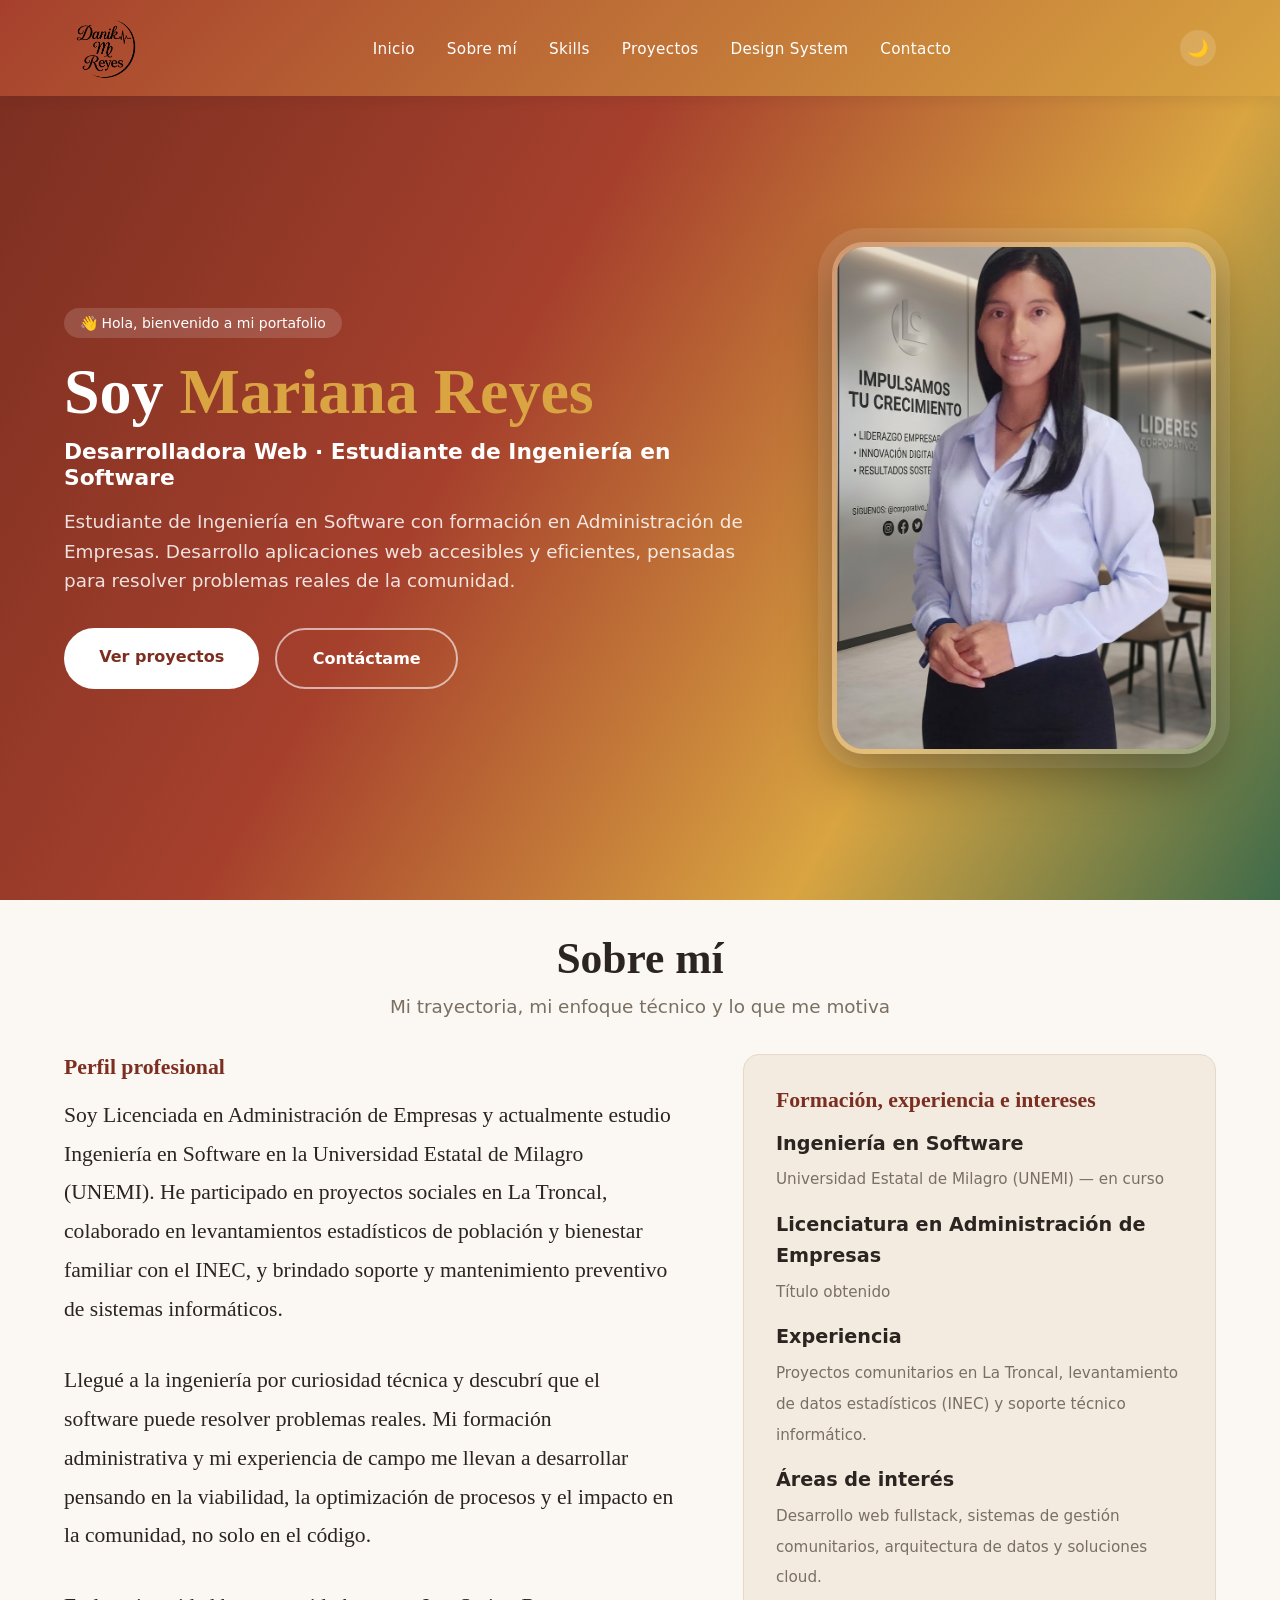
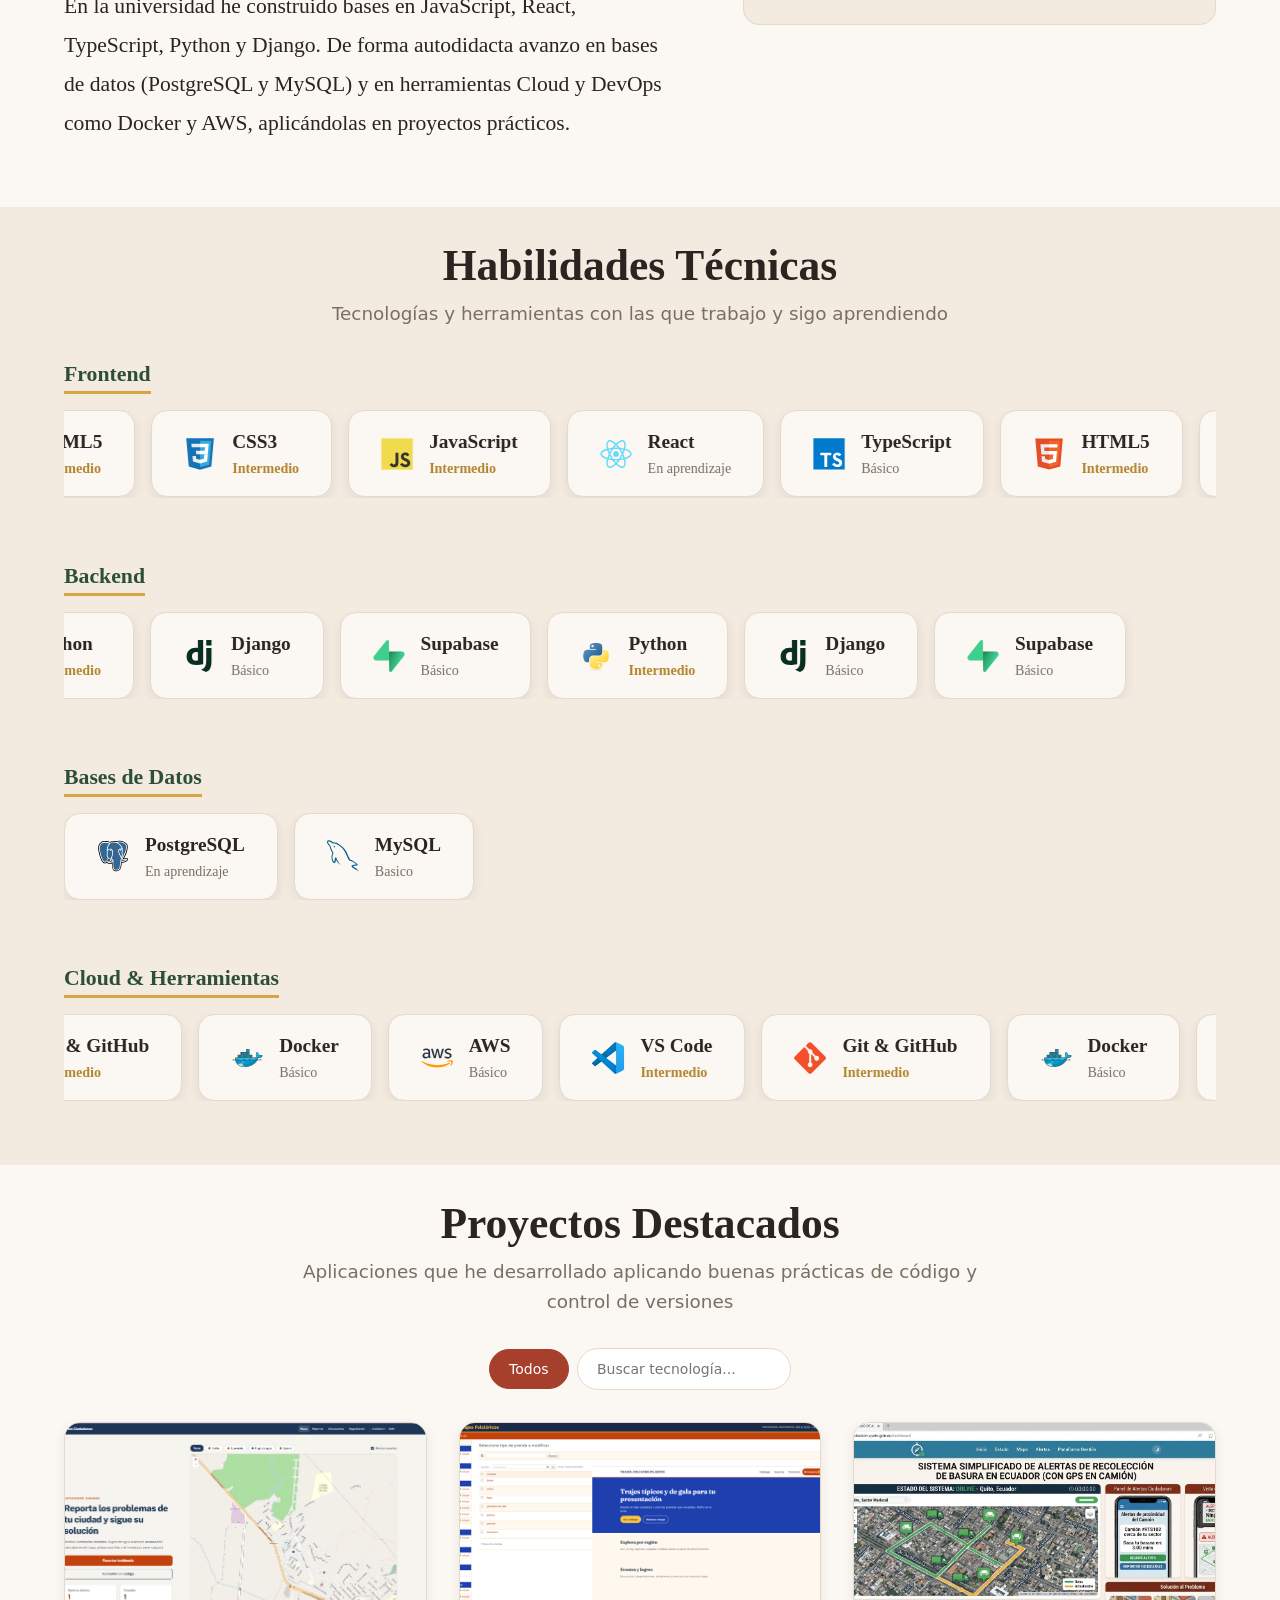
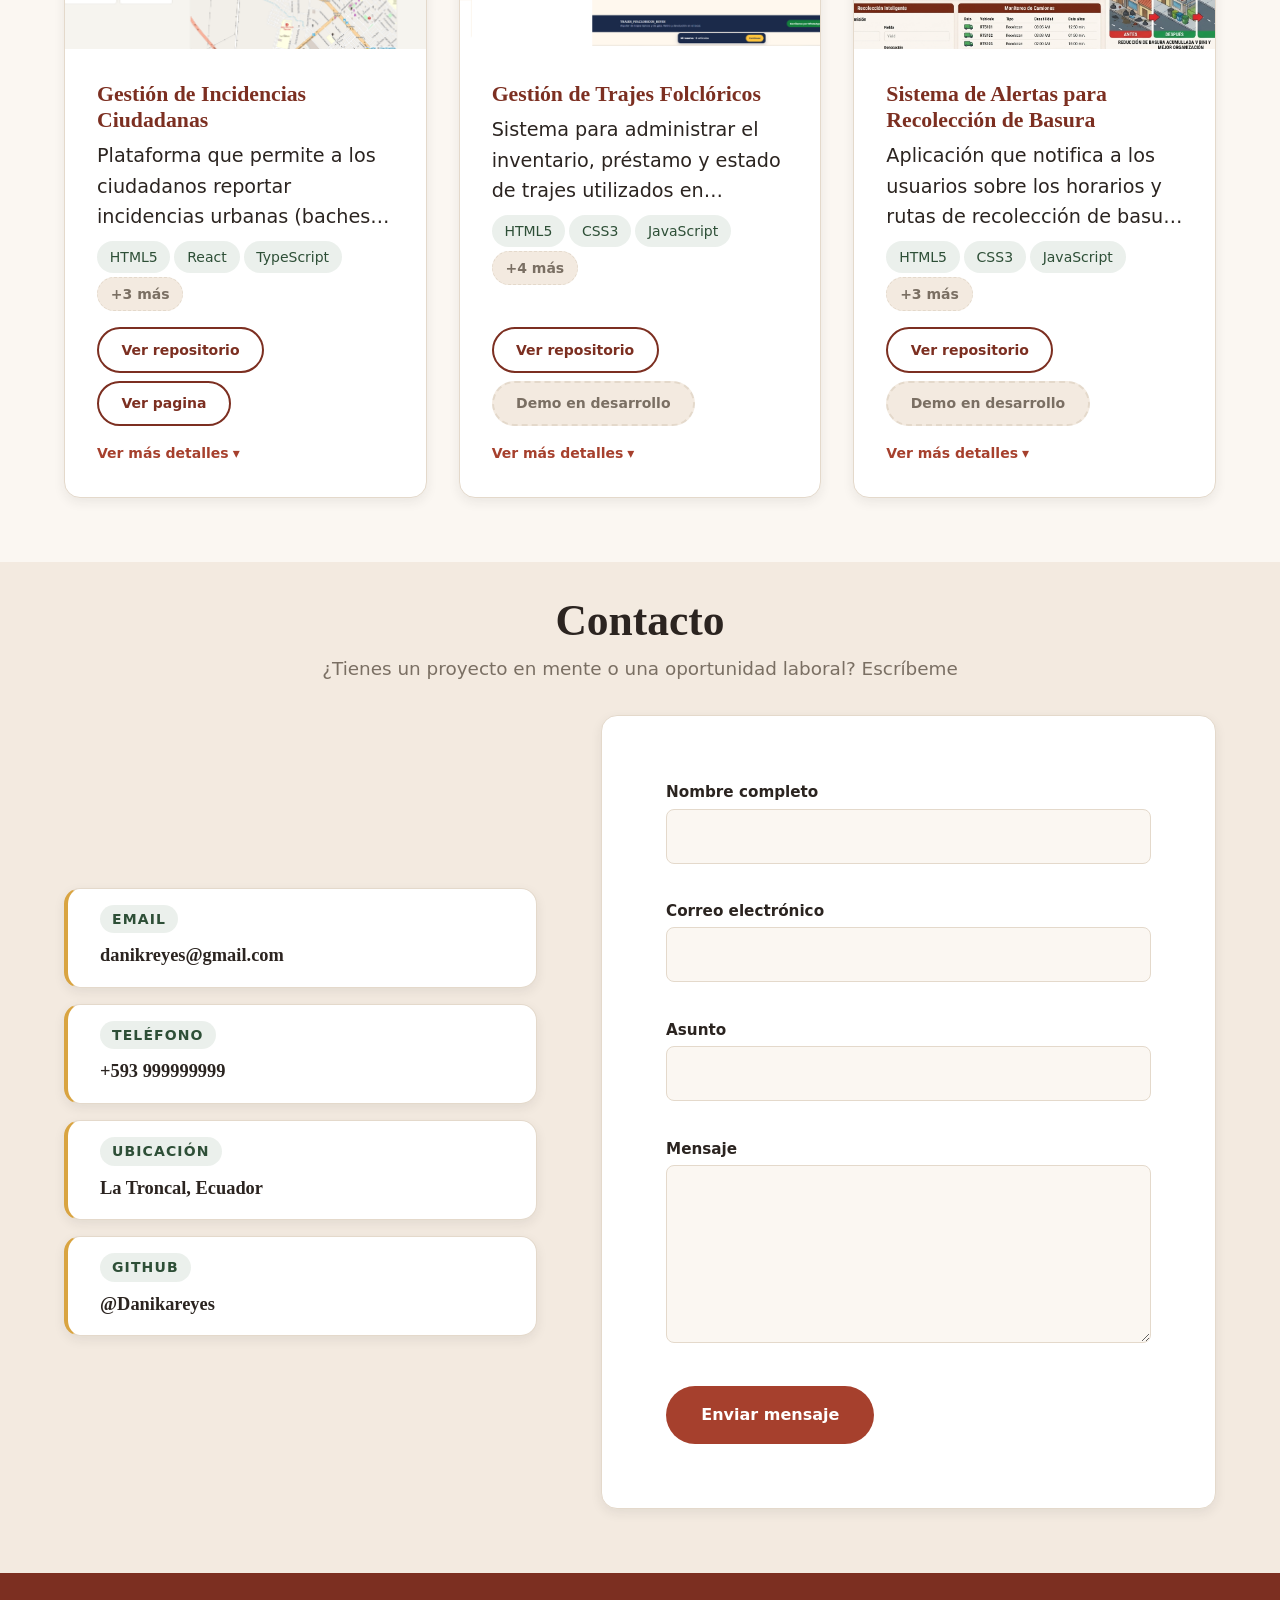
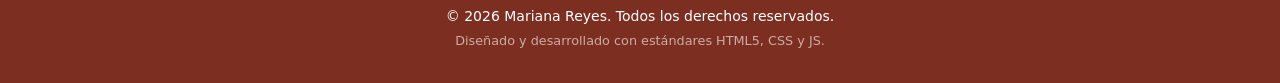
<file: index.html>
<!DOCTYPE html>
<html lang="es">
<head>
  <meta charset="UTF-8">
  <meta name="viewport" content="width=device-width, initial-scale=1.0">
  <meta name="description" content="Portafolio de Mariana Reyes, estudiante de Ingeniería en Software y Licenciada en Administración de Empresas. Proyectos, habilidades y contacto.">
  <meta name="author" content="Mariana Reyes">

  <title>Mariana Reyes — Portafolio Web Profesional</title>

  <link rel="icon" type="image/png" href="assets/img/favicon.png">

  <!-- Hojas de estilo en orden de cascada -->
  <link rel="stylesheet" href="assets/css/styles.css">
  <link rel="stylesheet" href="assets/css/design-system.css">
  <link rel="stylesheet" href="assets/css/responsive.css">

  <!-- JavaScript (defer: se ejecuta cuando el HTML ya está listo) -->
  <script src="assets/js/main.js" defer></script>
</head>
<body>

  <!-- ==================== CABECERA ==================== -->
  <header class="site-header">
    <div class="container header-inner">
      <a href="#inicio" class="logo">
        <img src="assets/img/logord.png" alt="Logo de Mariana Reyes" width="80" height="80">
      </a>

      <nav class="main-nav" id="nav-menu" aria-label="Navegación principal">
        <ul>
          <li><a href="#inicio">Inicio</a></li>
          <li><a href="#sobre-mi">Sobre mí</a></li>
          <li><a href="#skills">Skills</a></li>
          <li><a href="#proyectos">Proyectos</a></li>
          <li><a href="design-system.html">Design System</a></li>
          <li><a href="#contacto">Contacto</a></li>
        </ul>
      </nav>

      <div class="header-actions">
        <button id="themeToggle" class="theme-toggle" aria-label="Cambiar tema claro u oscuro">
          <span class="theme-icon">🌙</span>
        </button>

        <button class="nav-toggle" id="navToggle" aria-label="Abrir menú de navegación" aria-expanded="false" aria-controls="nav-menu">
          <span class="bar"></span>
          <span class="bar"></span>
          <span class="bar"></span>
        </button>
      </div>
    </div>
  </header>


  <main>

    <section id="inicio" class="hero-section">
      <div class="container hero-container">
        <div class="hero-content">
          <span class="badge-subtitle">👋 Hola, bienvenido a mi portafolio</span>
          <h1 class="hero-title">
            Soy <span class="highlight">Mariana Reyes</span>
          </h1>
          <h2 class="hero-role">Desarrolladora Web · Estudiante de Ingeniería en Software</h2>
          <p class="hero-description">
            Estudiante de Ingeniería en Software con formación en Administración de Empresas.
            Desarrollo aplicaciones web accesibles y eficientes, pensadas para resolver
            problemas reales de la comunidad.
          </p>

          <div class="hero-buttons">
            <a href="#proyectos" class="btn btn-primary">Ver proyectos</a>
            <a href="#contacto" class="btn btn-secondary">Contáctame</a>
          </div>
        </div>

        <div class="hero-image-wrapper">
          <img class="profile-img" src="assets/img/profile.jpg" alt="Fotografía profesional de Mariana Reyes" width="480" height="640" loading="eager">
        </div>
      </div>
    </section>

    <section id="sobre-mi" class="section about-section">
      <div class="container">
        <header class="section-header">
          <h2 class="section-title">Sobre mí</h2>
          <p class="section-subtitle">Mi trayectoria, mi enfoque técnico y lo que me motiva</p>
        </header>

        <div class="about-grid">
          <article class="about-bio">
            <h3>Perfil profesional</h3>
            <p>
              Soy Licenciada en Administración de Empresas y actualmente estudio Ingeniería en
              Software en la Universidad Estatal de Milagro (UNEMI). He participado en proyectos
              sociales en La Troncal, colaborado en levantamientos estadísticos de población y
              bienestar familiar con el INEC, y brindado soporte y mantenimiento preventivo de
              sistemas informáticos.
            </p>
            <p>
              Llegué a la ingeniería por curiosidad técnica y descubrí que el software puede
              resolver problemas reales. Mi formación administrativa y mi experiencia de campo
              me llevan a desarrollar pensando en la viabilidad, la optimización de procesos y el
              impacto en la comunidad, no solo en el código.
            </p>
            <p>
              En la universidad he construido bases en JavaScript, React, TypeScript, Python y
              Django. De forma autodidacta avanzo en bases de datos (PostgreSQL y MySQL) y en
              herramientas Cloud y DevOps como Docker y AWS, aplicándolas en proyectos prácticos.
            </p>
          </article>

          <div class="about-education">
            <h3>Formación, experiencia e intereses</h3>
            <ul class="education-list">
              <li class="education-item">
                <strong>Ingeniería en Software</strong>
                <span>Universidad Estatal de Milagro (UNEMI) — en curso</span>
              </li>
              <li class="education-item">
                <strong>Licenciatura en Administración de Empresas</strong>
                <span>Título obtenido</span>
              </li>
              <li class="education-item">
                <strong>Experiencia</strong>
                <span>Proyectos comunitarios en La Troncal, levantamiento de datos estadísticos (INEC) y soporte técnico informático.</span>
              </li>
              <li class="education-item">
                <strong>Áreas de interés</strong>
                <span>Desarrollo web fullstack, sistemas de gestión comunitarios, arquitectura de datos y soluciones cloud.</span>
              </li>
            </ul>
          </div>
        </div>
      </div>
    </section>

    <section id="skills" class="section skills-section">
      <div class="container">
        <header class="section-header">
          <h2 class="section-title">Habilidades Técnicas</h2>
          <p class="section-subtitle">Tecnologías y herramientas con las que trabajo y sigo aprendiendo</p>
        </header>

        <div class="skills-grid">

          <div class="skills-category">
            <h3 class="category-title">Frontend</h3>
            <div class="marquee-wrapper">
              <ul class="skills-cards">
                <li class="skill-card" data-level="intermedio">
                  <img src="assets/img/icons/html5.svg" alt="" class="skill-icon" width="32" height="32">
                  <div class="skill-info">
                    <p class="skill-name">HTML5</p>
                    <span class="skill-level">Intermedio</span>
                  </div>
                </li>
                <li class="skill-card" data-level="intermedio">
                  <img src="assets/img/icons/css3.svg" alt="" class="skill-icon" width="32" height="32">
                  <div class="skill-info">
                    <p class="skill-name">CSS3</p>
                    <span class="skill-level">Intermedio</span>
                  </div>
                </li>
                <li class="skill-card" data-level="intermedio">
                  <img src="assets/img/icons/javascript.svg" alt="" class="skill-icon" width="32" height="32">
                  <div class="skill-info">
                    <p class="skill-name">JavaScript</p>
                    <span class="skill-level">Intermedio</span>
                  </div>
                </li>
                <li class="skill-card" data-level="aprendizaje">
                  <img src="assets/img/icons/react.svg" alt="" class="skill-icon" width="32" height="32">
                  <div class="skill-info">
                    <p class="skill-name">React</p>
                    <span class="skill-level">En aprendizaje</span>
                  </div>
                </li>
                <li class="skill-card" data-level="basico">
                  <img src="assets/img/icons/typescript.svg" alt="" class="skill-icon" width="32" height="32">
                  <div class="skill-info">
                    <p class="skill-name">TypeScript</p>
                    <span class="skill-level">Básico</span>
                  </div>
                </li>
              </ul>
            </div>
          </div>

          <div class="skills-category">
            <h3 class="category-title">Backend</h3>
            <div class="marquee-wrapper">
              <ul class="skills-cards">
                <li class="skill-card" data-level="intermedio">
                  <img src="assets/img/icons/python.svg" alt="" class="skill-icon" width="32" height="32">
                  <div class="skill-info">
                    <p class="skill-name">Python</p>
                    <span class="skill-level">Intermedio</span>
                  </div>
                </li>
                <li class="skill-card" data-level="basico">
                  <img src="assets/img/icons/django.svg" alt="" class="skill-icon" width="32" height="32">
                  <div class="skill-info">
                    <p class="skill-name">Django</p>
                    <span class="skill-level">Básico</span>
                  </div>
                </li>
                <li class="skill-card" data-level="basico">
                  <img src="assets/img/icons/supabase.svg" alt="" class="skill-icon" width="32" height="32">
                  <div class="skill-info">
                    <p class="skill-name">Supabase</p>
                    <span class="skill-level">Básico</span>
                  </div>
                </li>
              </ul>
            </div>
          </div>

          <div class="skills-category">
            <h3 class="category-title">Bases de Datos</h3>
            <div class="marquee-wrapper">
              <ul class="skills-cards">
                <li class="skill-card" data-level="aprendizaje">
                  <img src="assets/img/icons/postgresql.svg" alt="" class="skill-icon" width="32" height="32">
                  <div class="skill-info">
                    <p class="skill-name">PostgreSQL</p>
                    <span class="skill-level">En aprendizaje</span>
                  </div>
                </li>
                <li class="skill-card" data-level="basico">
                  <img src="assets/img/icons/mysql.svg" alt="" class="skill-icon" width="32" height="32">
                  <div class="skill-info">
                    <p class="skill-name">MySQL</p>
                    <span class="skill-level">Basico</span>
                  </div>
                </li>
              </ul>
            </div>
          </div>

          <div class="skills-category">
            <h3 class="category-title">Cloud &amp; Herramientas</h3>
            <div class="marquee-wrapper">
              <ul class="skills-cards">
                <li class="skill-card" data-level="intermedio">
                  <img src="assets/img/icons/git.svg" alt="" class="skill-icon" width="32" height="32">
                  <div class="skill-info">
                    <p class="skill-name">Git &amp; GitHub</p>
                    <span class="skill-level">Intermedio</span>
                  </div>
                </li>
                <li class="skill-card" data-level="basico">
                  <img src="assets/img/icons/docker.svg" alt="" class="skill-icon" width="32" height="32">
                  <div class="skill-info">
                    <p class="skill-name">Docker</p>
                    <span class="skill-level">Básico</span>
                  </div>
                </li>
                <li class="skill-card" data-level="basico">
                  <img src="assets/img/icons/aws.svg" alt="" class="skill-icon" width="32" height="32">
                  <div class="skill-info">
                    <p class="skill-name">AWS</p>
                    <span class="skill-level">Básico</span>
                  </div>
                </li>
                <li class="skill-card" data-level="intermedio">
                  <img src="assets/img/icons/vscode.svg" alt="" class="skill-icon" width="32" height="32">
                  <div class="skill-info">
                    <p class="skill-name">VS Code</p>
                    <span class="skill-level">Intermedio</span>
                  </div>
                </li>
              </ul>
            </div>
          </div>

        </div>
      </div>
    </section>

    <section id="proyectos" class="section projects-section">
      <div class="container">
        <header class="section-header">
          <h2 class="section-title">Proyectos Destacados</h2>
          <p class="section-subtitle">Aplicaciones que he desarrollado aplicando buenas prácticas de código y control de versiones</p>
        </header>

        <div class="project-filters">
          <button class="filter-btn is-active" data-filter="Todos">Todos</button>

          <div class="tech-search" id="techSearch">
            <input type="text" id="techSearchInput" class="tech-search-input"
              placeholder="Buscar tecnología..." autocomplete="off"
              aria-label="Buscar proyectos por tecnología"
              role="combobox" aria-expanded="false" aria-controls="techSearchList">
            <ul class="tech-search-list" id="techSearchList" role="listbox" hidden></ul>
          </div>
        </div>

        <div class="projects-grid">

          <article class="project-card">
            <div class="project-image">
              <img src="assets/img/projects/incidencias-ciudadanas.png"
                alt="Captura de pantalla del sistema de Gestión de Incidencias Ciudadanas"
                loading="lazy" width="400" height="250">
            </div>

            <div class="project-content">
              <h3 class="project-title">Gestión de Incidencias Ciudadanas</h3>

              <p class="project-description is-clamped">
                Plataforma que permite a los ciudadanos reportar incidencias
                urbanas (baches, alumbrado, entre otros) y dar seguimiento a
                su estado de resolución.
              </p>

              <ul class="project-tech-list" data-limit="3">
                <li class="tech-tag">HTML5</li>
                <li class="tech-tag">React</li>
                <li class="tech-tag">TypeScript</li>
                <li class="tech-tag">Django</li>
                <li class="tech-tag">PostgreSQL</li>
                <li class="tech-tag">Supabase</li>
              </ul>

              <div class="project-links">
                <a href="https://github.com/Danikareyes/gestion-incidencias-ciudadanas"
                  class="btn btn-secondary" target="_blank" rel="noopener noreferrer">
                  Ver repositorio
                </a>
                <a href="https://danikareyes.github.io/gestion-incidencias-ciudadanas/"
                  class="btn btn-secondary" target="_blank" rel="noopener noreferrer">
                  Ver pagina
                </a>
              </div>

              <button class="project-toggle" aria-expanded="false">
                <span class="toggle-label">Ver más detalles</span>
                <span class="toggle-icon" aria-hidden="true">▾</span>
              </button>

              <div class="project-details">
                <p class="project-problem">
                  <strong>Problema que resuelve:</strong> la falta de un canal
                  centralizado y transparente para reportar y monitorear
                  problemas urbanos ante las autoridades competentes.
                </p>
              </div>
            </div>
          </article>

          <article class="project-card">
            <div class="project-image">
              <img src="assets/img/projects/trajes-folcloricos.png"
                alt="Captura de pantalla del sistema de Gestión de Trajes Folclóricos"
                loading="lazy" width="400" height="250">
            </div>

            <div class="project-content">
              <h3 class="project-title">Gestión de Trajes Folclóricos</h3>

              <p class="project-description is-clamped">
                Sistema para administrar el inventario, préstamo y estado de trajes
                utilizados en presentaciones de danza folclórica, facilitando su
                control y disponibilidad.
              </p>

              <ul class="project-tech-list" data-limit="3">
                <li class="tech-tag">HTML5</li>
                <li class="tech-tag">CSS3</li>
                <li class="tech-tag">JavaScript</li>
                <li class="tech-tag">Python</li>
                <li class="tech-tag">PostgreSQL</li>
                <li class="tech-tag">Django</li>
                <li class="tech-tag">PyCharm</li>
              </ul>

              <div class="project-links">
                <a href="https://github.com/Danikareyes/gestion-trajes-folcloricos"
                  class="btn btn-secondary" target="_blank" rel="noopener noreferrer">
                  Ver repositorio
                </a>
                <span class="btn btn-disabled" aria-disabled="true">Demo en desarrollo</span>
              </div>

              <button class="project-toggle" aria-expanded="false">
                <span class="toggle-label">Ver más detalles</span>
                <span class="toggle-icon" aria-hidden="true">▾</span>
              </button>

              <div class="project-details">
                <p class="project-problem">
                  <strong>Problema que resuelve:</strong> el control manual de trajes
                  dificulta saber su disponibilidad, ubicación y estado de
                  mantenimiento antes de cada presentación.
                </p>
              </div>
            </div>
          </article>
          <article class="project-card">
            <div class="project-image">
              <img src="assets/img/projects/alertas-basura.jpg"
                alt="Captura de pantalla del sistema de Alertas de Recolección de Basura"
                loading="lazy" width="400" height="250">
            </div>

            <div class="project-content">
              <h3 class="project-title">Sistema de Alertas para Recolección de Basura</h3>

              <p class="project-description is-clamped">
                Aplicación que notifica a los usuarios sobre los horarios y rutas de
                recolección de basura en su sector, permitiendo mejor organización
                y reducción de residuos acumulados en la vía pública.
              </p>

              <ul class="project-tech-list" data-limit="3">
                <li class="tech-tag">HTML5</li>
                <li class="tech-tag">CSS3</li>
                <li class="tech-tag">JavaScript</li>
                <li class="tech-tag">Django</li>
                <li class="tech-tag">AWS</li>
                <li class="tech-tag">VS Code</li>
              </ul>

              <div class="project-links">
                <a href="https://github.com/Danikareyes/alertas-recoleccion-basura"
                  class="btn btn-secondary" target="_blank" rel="noopener noreferrer">
                  Ver repositorio
                </a>
                <span class="btn btn-disabled" aria-disabled="true">Demo en desarrollo</span>
              </div>

              <button class="project-toggle" aria-expanded="false">
                <span class="toggle-label">Ver más detalles</span>
                <span class="toggle-icon" aria-hidden="true">▾</span>
              </button>

              <div class="project-details">
                <p class="project-problem">
                  <strong>Problema que resuelve:</strong> la falta de información
                  clara sobre horarios de recolección genera acumulación de basura
                  y afecta la limpieza urbana.
                </p>
              </div>
            </div>
          </article>          

        </div>
      </div>
    </section>

    <section id="contacto" class="section contact-section">
      <div class="container">
        <header class="section-header">
          <h2 class="section-title">Contacto</h2>
          <p class="section-subtitle">¿Tienes un proyecto en mente o una oportunidad laboral? Escríbeme</p>
        </header>

        <div class="contact-grid">

          <address class="contact-info">
            <ul class="contact-list">
              <li class="contact-item">
                <span class="contact-label">Email</span>
                <a class="contact-value" href="mailto:danikreyes@gmail.com">danikreyes@gmail.com</a>
              </li>
              <li class="contact-item">
                <span class="contact-label">Teléfono</span>
                <a class="contact-value" href="tel:+593999999999">+593 999999999</a>
              </li>
              <li class="contact-item">
                <span class="contact-label">Ubicación</span>
                <span class="contact-value">La Troncal, Ecuador</span>
              </li>
              <li class="contact-item">
                <span class="contact-label">GitHub</span>
                <a class="contact-value" href="https://github.com/Danikareyes" target="_blank" rel="noopener noreferrer">@Danikareyes</a>
              </li>
            </ul>
          </address>

          <form class="contact-form" id="contactForm" novalidate>
            <div class="form-group">
              <label for="name">Nombre completo</label>
              <input type="text" id="name" name="name" required minlength="2" autocomplete="name">
              <span class="form-error" id="nameError" aria-live="polite"></span>
            </div>

            <div class="form-group">
              <label for="email">Correo electrónico</label>
              <input type="email" id="email" name="email" required autocomplete="email">
              <span class="form-error" id="emailError" aria-live="polite"></span>
            </div>

            <div class="form-group">
              <label for="subject">Asunto</label>
              <input type="text" id="subject" name="subject" required minlength="3">
              <span class="form-error" id="subjectError" aria-live="polite"></span>
            </div>

            <div class="form-group">
              <label for="message">Mensaje</label>
              <textarea id="message" name="message" rows="5" required minlength="10"></textarea>
              <span class="form-error" id="messageError" aria-live="polite"></span>
            </div>

            <button type="submit" class="btn btn-primary">Enviar mensaje</button>

            <p class="form-status" id="formStatus" role="status"></p>
          </form>

        </div>
      </div>
    </section>

  </main>

  <footer class="site-footer">
    <div class="container footer-inner">
      <p>&copy; 2026 Mariana Reyes. Todos los derechos reservados.</p>
      <p class="footer-credit">Diseñado y desarrollado con estándares HTML5, CSS y JS.</p>
    </div>
  </footer>

  <a href="#inicio" class="back-to-top" id="backToTop" aria-label="Volver al inicio">↑</a>

</body>
</html>
</file>
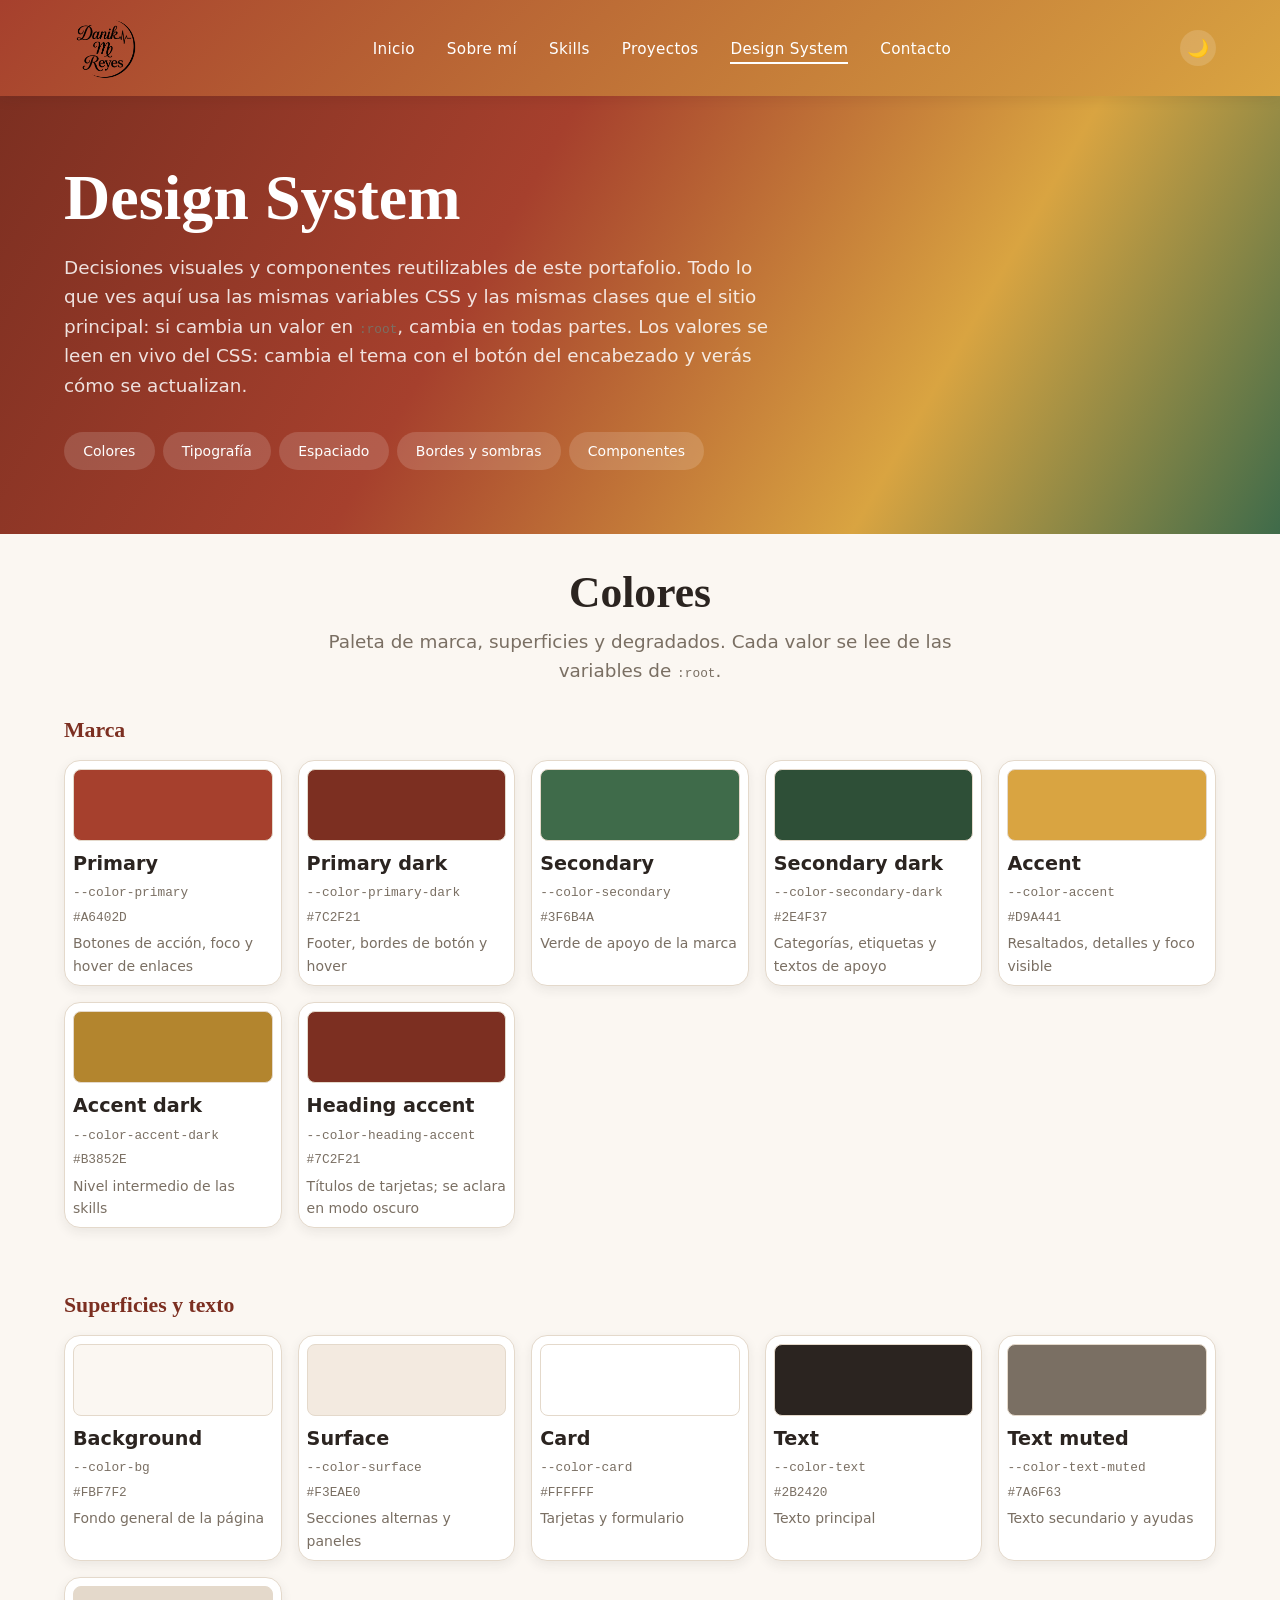
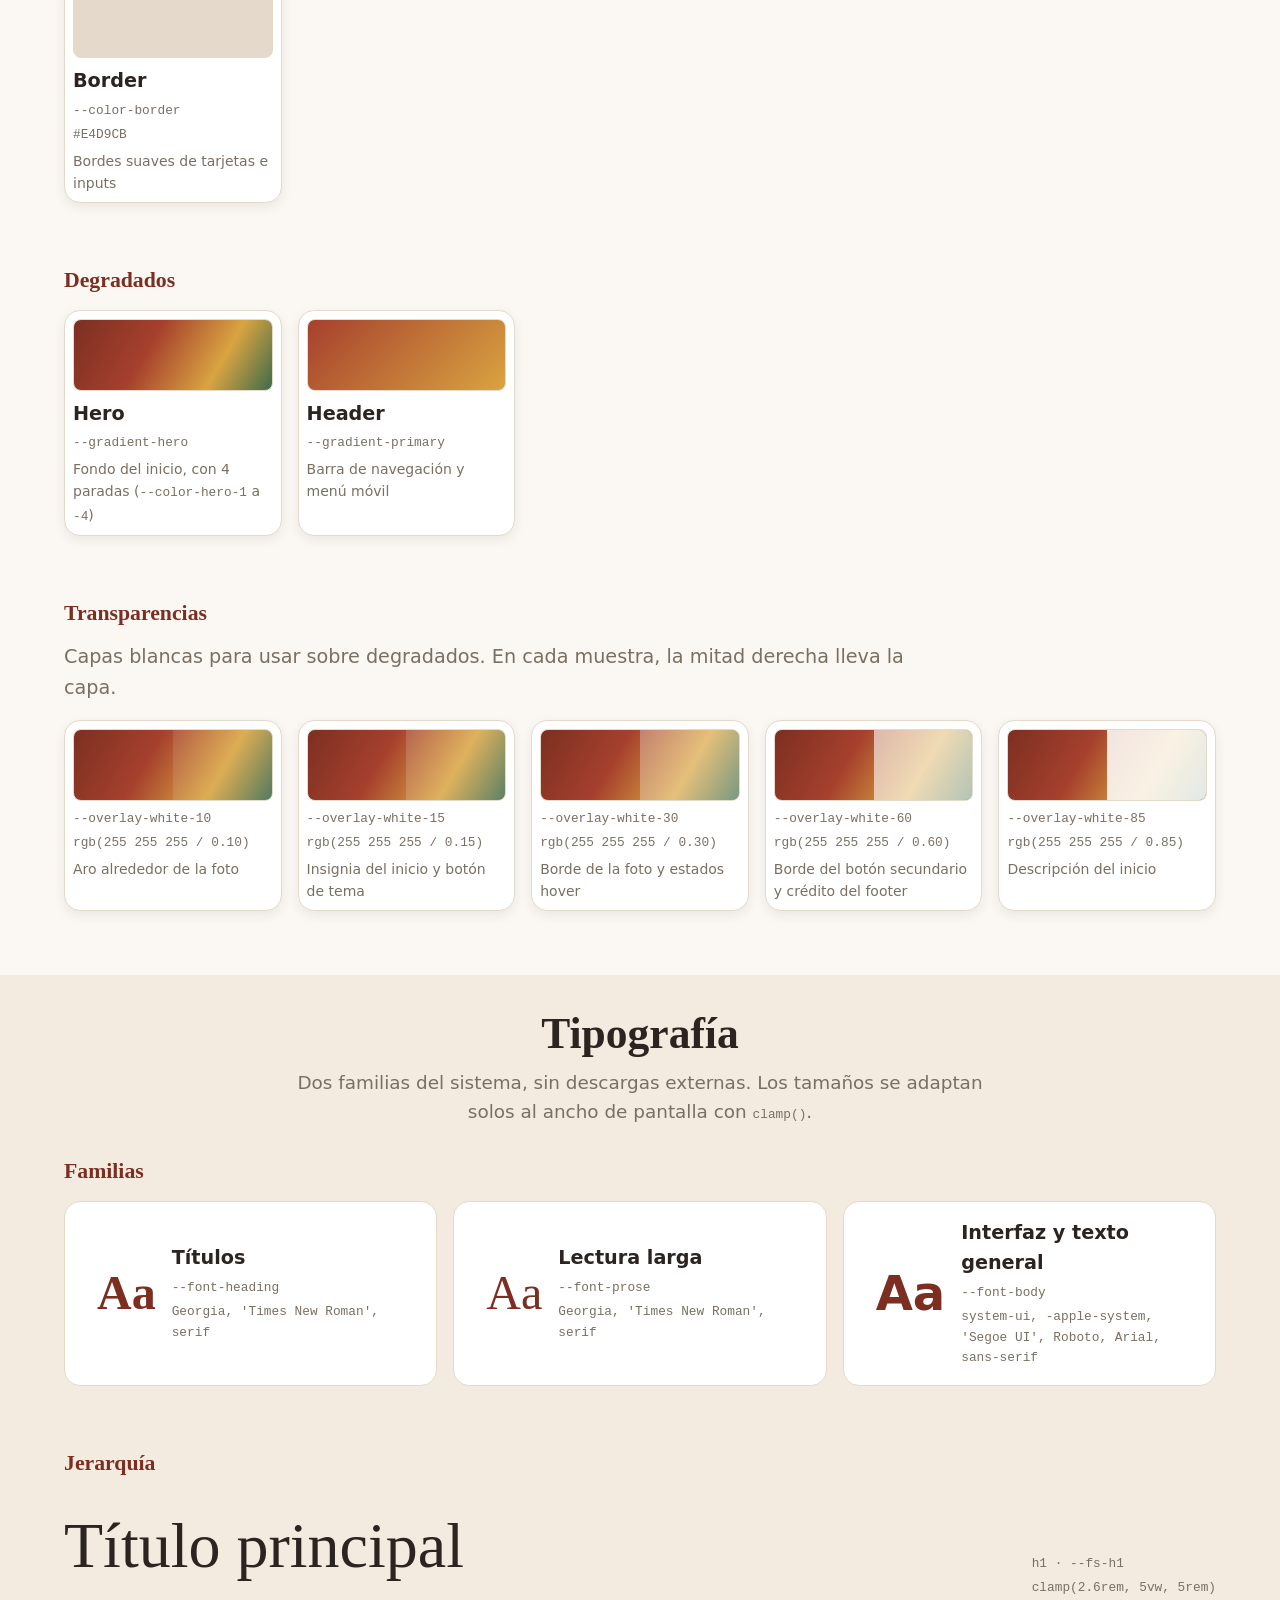
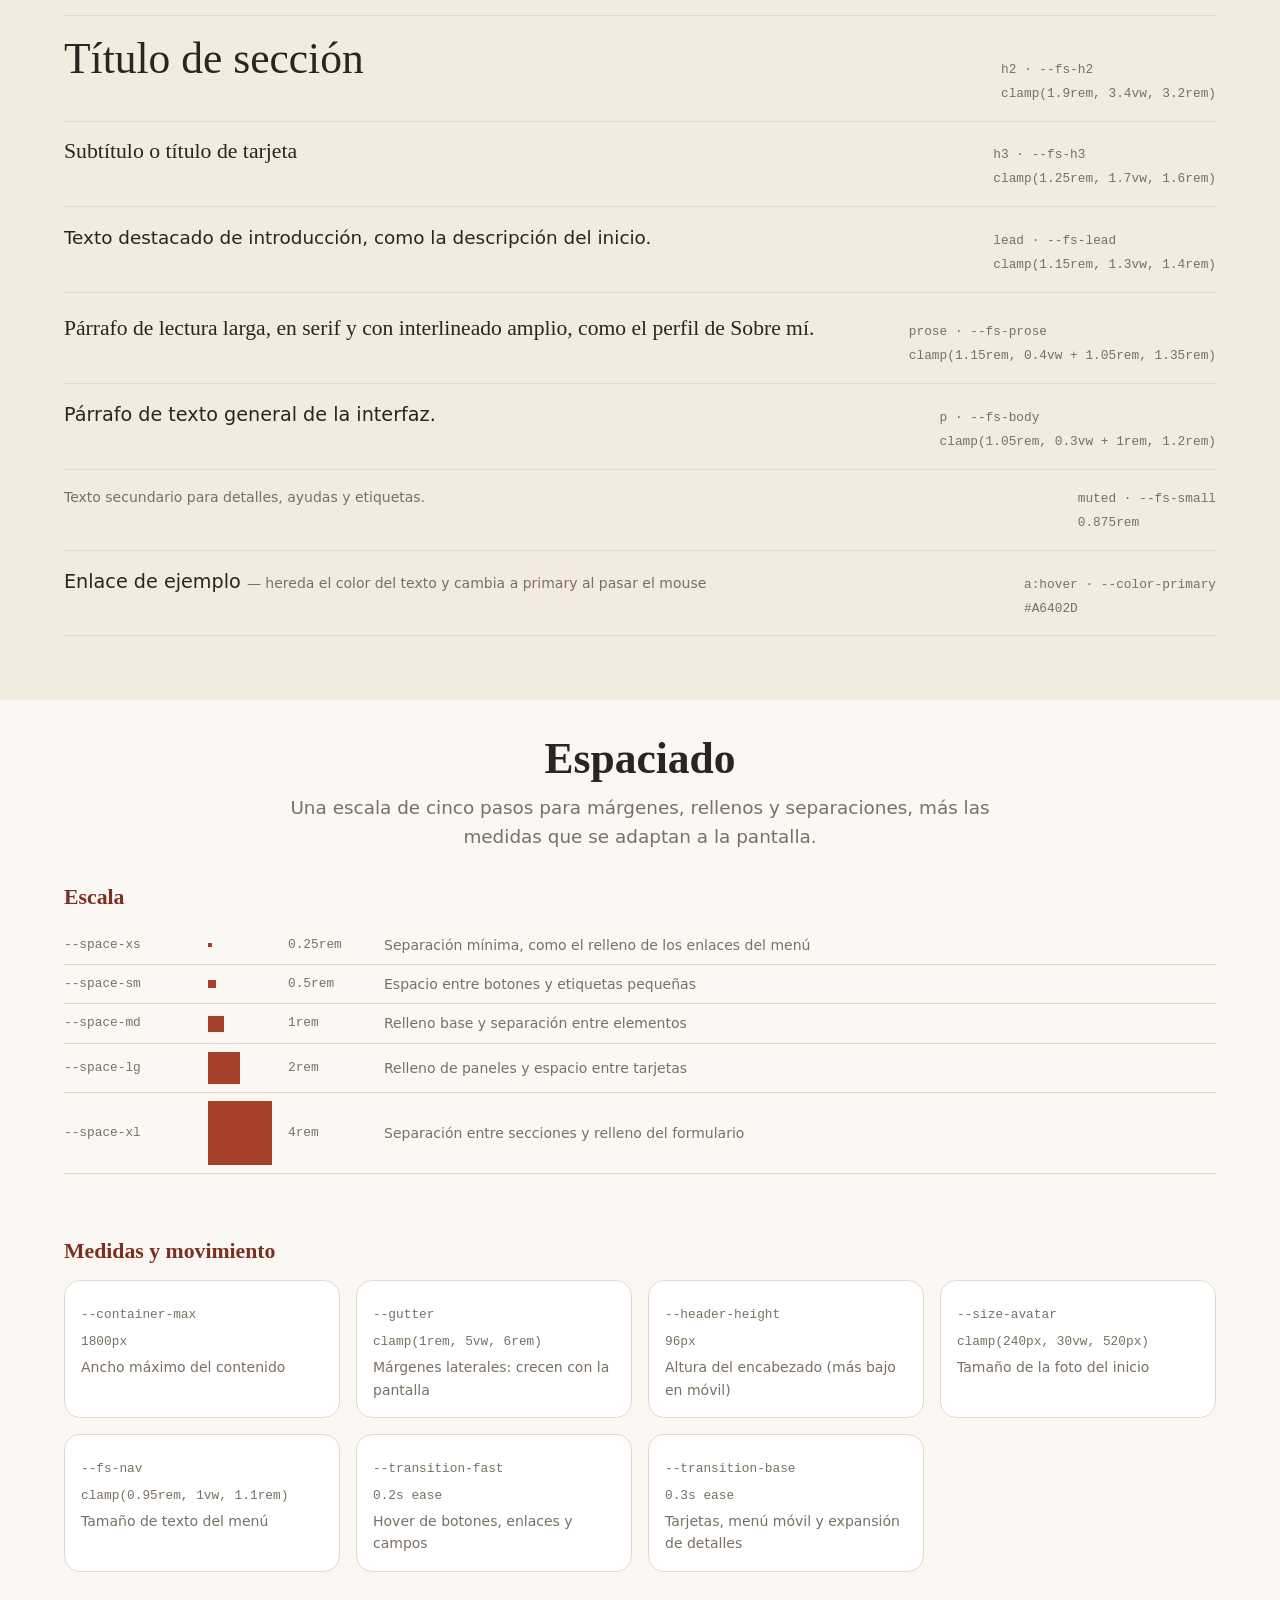
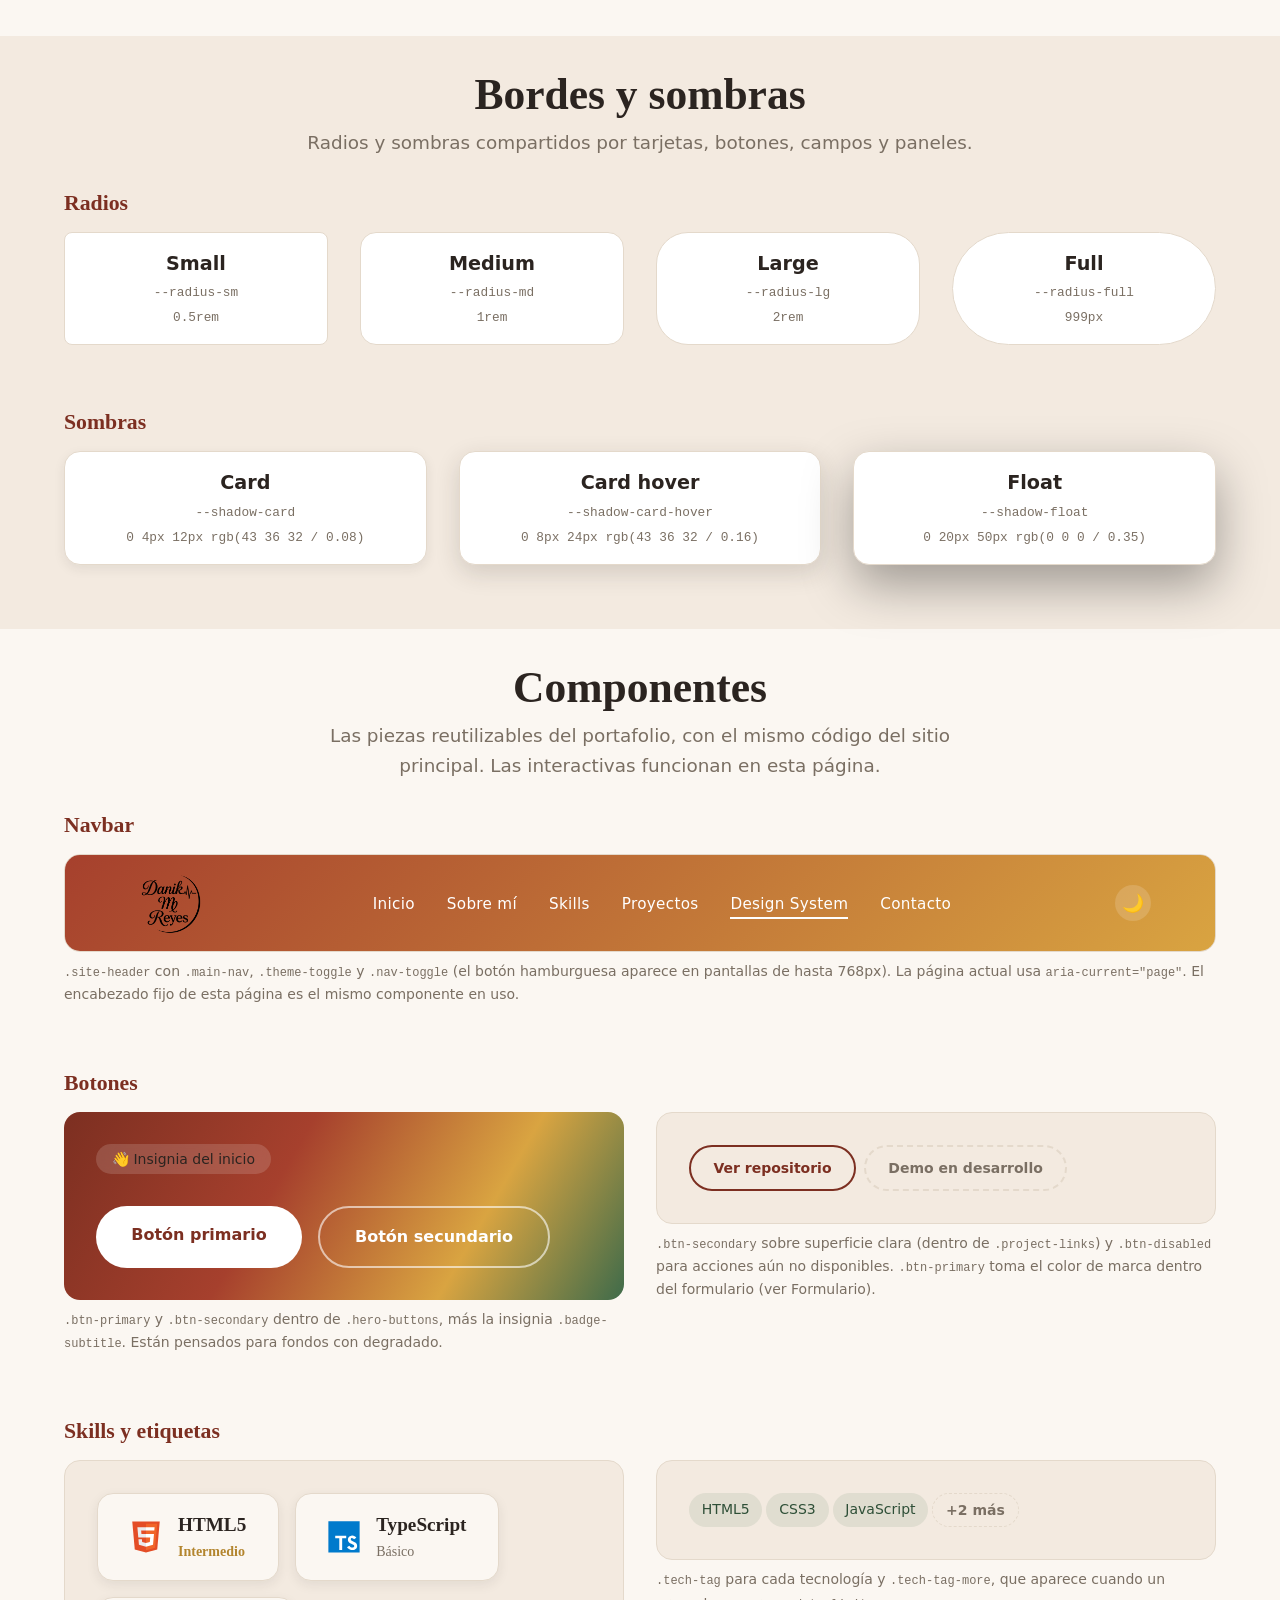
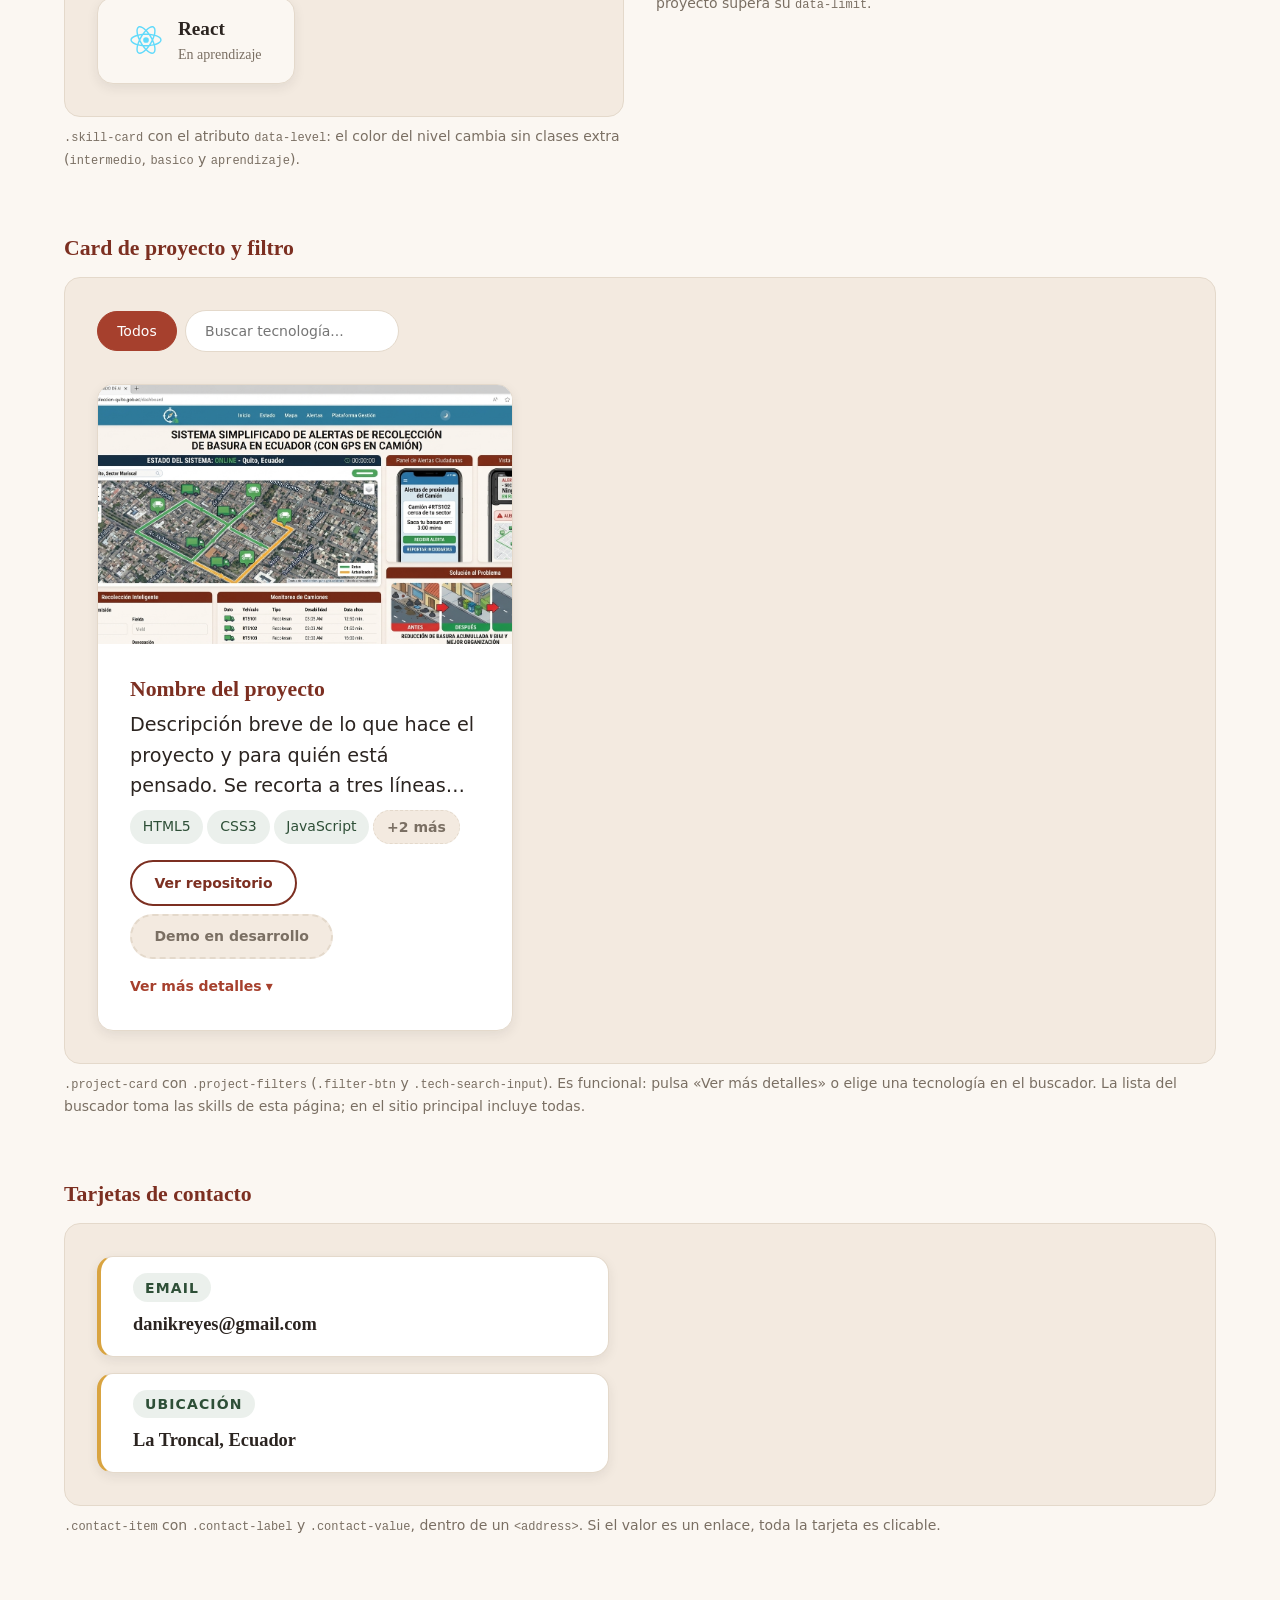
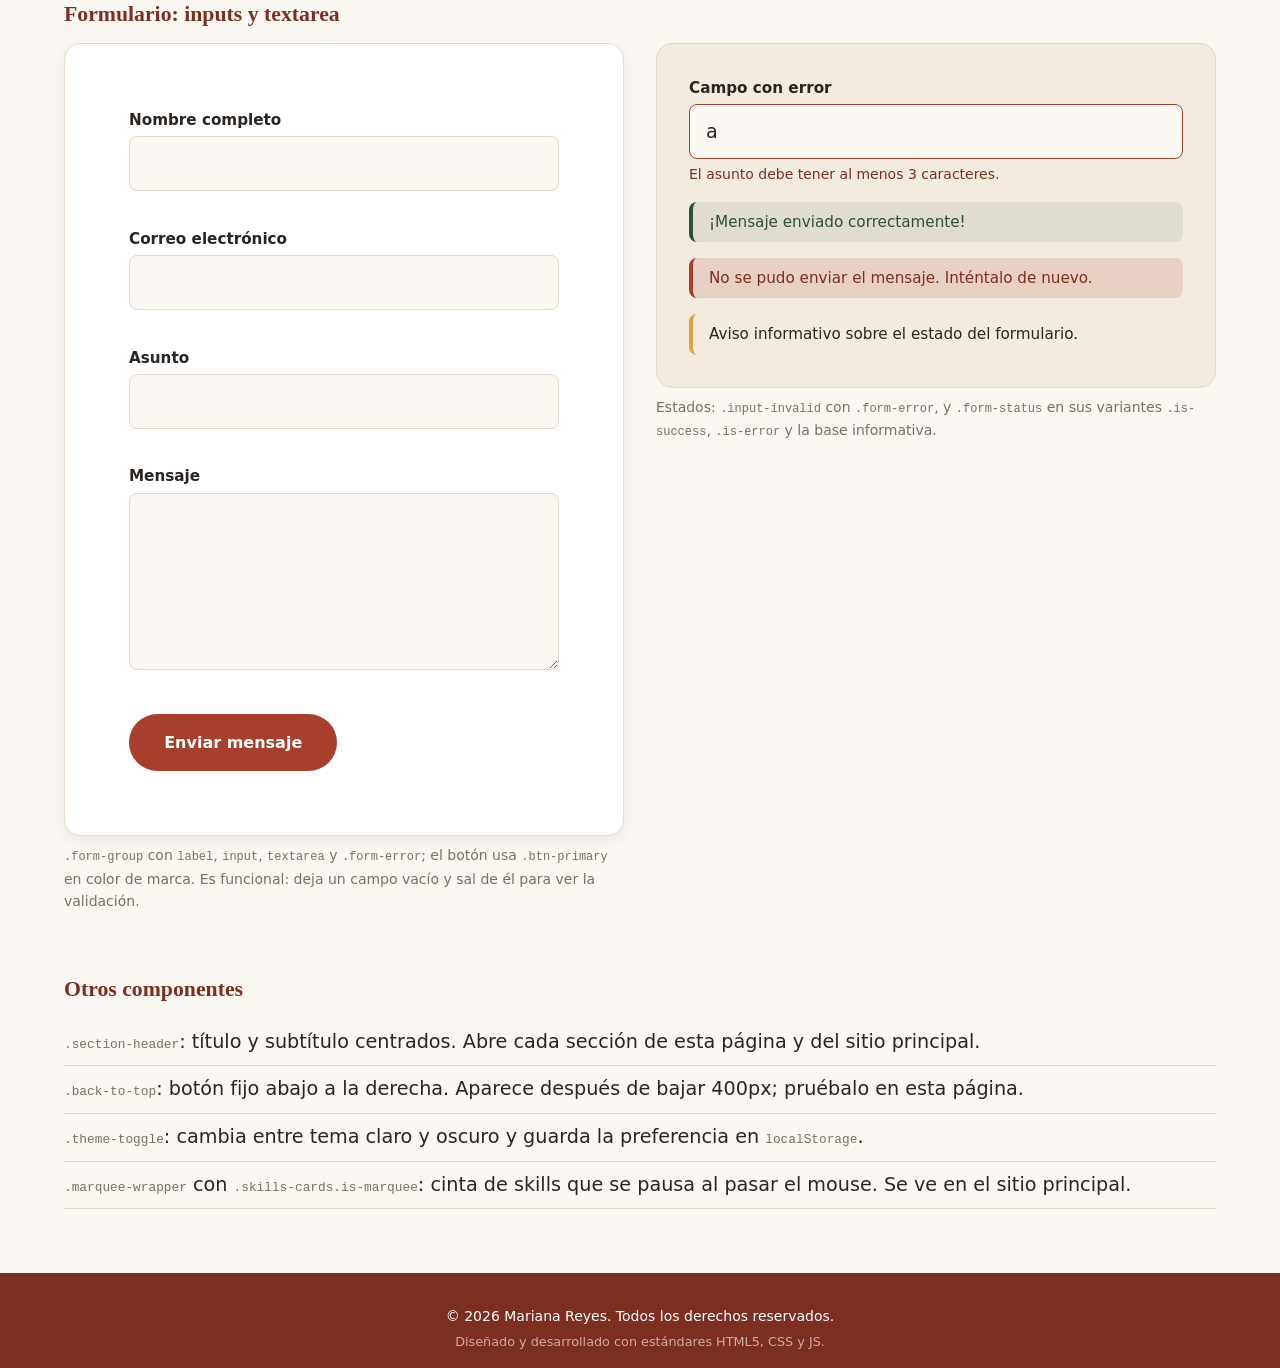
<file: design-system.html>
<!DOCTYPE html>
<html lang="es">
<head>
  <meta charset="UTF-8">
  <meta name="viewport" content="width=device-width, initial-scale=1.0">
  <meta name="description" content="Design System del portafolio: paleta de colores, tipografía, espaciado y componentes reutilizables.">
  <meta name="author" content="Mariana Reyes">

  <title>Design System — Mariana Reyes</title>

  <link rel="icon" type="image/png" href="assets/img/favicon.png">

  <!-- Los mismos estilos y el mismo JavaScript que el sitio principal -->
  <link rel="stylesheet" href="assets/css/styles.css">
  <link rel="stylesheet" href="assets/css/design-system.css">
  <link rel="stylesheet" href="assets/css/responsive.css">

  <script src="assets/js/main.js" defer></script>
  <script src="assets/js/design-system.js" defer></script>
</head>
<body class="ds-page">

  <!-- ==================== CABECERA ==================== -->
  <header class="site-header">
    <div class="container header-inner">
      <a href="index.html" class="logo">
        <img src="assets/img/logord.png" alt="Logo de Mariana Reyes" width="80" height="80">
      </a>

      <nav class="main-nav" id="nav-menu" aria-label="Navegación principal">
        <ul>
          <li><a href="index.html#inicio">Inicio</a></li>
          <li><a href="index.html#sobre-mi">Sobre mí</a></li>
          <li><a href="index.html#skills">Skills</a></li>
          <li><a href="index.html#proyectos">Proyectos</a></li>
          <li><a href="design-system.html" aria-current="page">Design System</a></li>
          <li><a href="index.html#contacto">Contacto</a></li>
        </ul>
      </nav>

      <div class="header-actions">
        <button id="themeToggle" class="theme-toggle" aria-label="Cambiar tema claro u oscuro">
          <span class="theme-icon">🌙</span>
        </button>

        <button class="nav-toggle" id="navToggle" aria-label="Abrir menú de navegación" aria-expanded="false" aria-controls="nav-menu">
          <span class="bar"></span>
          <span class="bar"></span>
          <span class="bar"></span>
        </button>
      </div>
    </div>
  </header>


  <main>

    <!-- ==================== INTRODUCCIÓN ==================== -->
    <section id="inicio" class="ds-intro">
      <div class="container">
        <h1>Design System</h1>
        <p>
          Decisiones visuales y componentes reutilizables de este portafolio. Todo lo que ves
          aquí usa las mismas variables CSS y las mismas clases que el sitio principal: si cambia
          un valor en <code>:root</code>, cambia en todas partes. Los valores se leen en vivo del
          CSS: cambia el tema con el botón del encabezado y verás cómo se actualizan.
        </p>

        <nav class="ds-index" aria-label="Contenido del Design System">
          <ul>
            <li><a href="#colores">Colores</a></li>
            <li><a href="#tipografia">Tipografía</a></li>
            <li><a href="#espaciado">Espaciado</a></li>
            <li><a href="#bordes-sombras">Bordes y sombras</a></li>
            <li><a href="#componentes">Componentes</a></li>
          </ul>
        </nav>
      </div>
    </section>


    <!-- ==================== COLORES ==================== -->
    <section id="colores" class="section">
      <div class="container">
        <header class="section-header">
          <h2 class="section-title">Colores</h2>
          <p class="section-subtitle">Paleta de marca, superficies y degradados. Cada valor se lee de las variables de <code>:root</code>.</p>
        </header>

        <div class="ds-group">
          <h3>Marca</h3>
          <ul class="ds-swatches">
            <li class="ds-swatch">
              <span class="ds-swatch__color ds-bg-primary"></span>
              <span class="ds-swatch__name">Primary</span>
              <code>--color-primary</code>
              <code data-token="--color-primary"></code>
              <span class="ds-swatch__use">Botones de acción, foco y hover de enlaces</span>
            </li>
            <li class="ds-swatch">
              <span class="ds-swatch__color ds-bg-primary-dark"></span>
              <span class="ds-swatch__name">Primary dark</span>
              <code>--color-primary-dark</code>
              <code data-token="--color-primary-dark"></code>
              <span class="ds-swatch__use">Footer, bordes de botón y hover</span>
            </li>
            <li class="ds-swatch">
              <span class="ds-swatch__color ds-bg-secondary"></span>
              <span class="ds-swatch__name">Secondary</span>
              <code>--color-secondary</code>
              <code data-token="--color-secondary"></code>
              <span class="ds-swatch__use">Verde de apoyo de la marca</span>
            </li>
            <li class="ds-swatch">
              <span class="ds-swatch__color ds-bg-secondary-dark"></span>
              <span class="ds-swatch__name">Secondary dark</span>
              <code>--color-secondary-dark</code>
              <code data-token="--color-secondary-dark"></code>
              <span class="ds-swatch__use">Categorías, etiquetas y textos de apoyo</span>
            </li>
            <li class="ds-swatch">
              <span class="ds-swatch__color ds-bg-accent"></span>
              <span class="ds-swatch__name">Accent</span>
              <code>--color-accent</code>
              <code data-token="--color-accent"></code>
              <span class="ds-swatch__use">Resaltados, detalles y foco visible</span>
            </li>
            <li class="ds-swatch">
              <span class="ds-swatch__color ds-bg-accent-dark"></span>
              <span class="ds-swatch__name">Accent dark</span>
              <code>--color-accent-dark</code>
              <code data-token="--color-accent-dark"></code>
              <span class="ds-swatch__use">Nivel intermedio de las skills</span>
            </li>
            <li class="ds-swatch">
              <span class="ds-swatch__color ds-bg-heading-accent"></span>
              <span class="ds-swatch__name">Heading accent</span>
              <code>--color-heading-accent</code>
              <code data-token="--color-heading-accent"></code>
              <span class="ds-swatch__use">Títulos de tarjetas; se aclara en modo oscuro</span>
            </li>
          </ul>
        </div>

        <div class="ds-group">
          <h3>Superficies y texto</h3>
          <ul class="ds-swatches">
            <li class="ds-swatch">
              <span class="ds-swatch__color ds-bg-bg"></span>
              <span class="ds-swatch__name">Background</span>
              <code>--color-bg</code>
              <code data-token="--color-bg"></code>
              <span class="ds-swatch__use">Fondo general de la página</span>
            </li>
            <li class="ds-swatch">
              <span class="ds-swatch__color ds-bg-surface"></span>
              <span class="ds-swatch__name">Surface</span>
              <code>--color-surface</code>
              <code data-token="--color-surface"></code>
              <span class="ds-swatch__use">Secciones alternas y paneles</span>
            </li>
            <li class="ds-swatch">
              <span class="ds-swatch__color ds-bg-card"></span>
              <span class="ds-swatch__name">Card</span>
              <code>--color-card</code>
              <code data-token="--color-card"></code>
              <span class="ds-swatch__use">Tarjetas y formulario</span>
            </li>
            <li class="ds-swatch">
              <span class="ds-swatch__color ds-bg-text"></span>
              <span class="ds-swatch__name">Text</span>
              <code>--color-text</code>
              <code data-token="--color-text"></code>
              <span class="ds-swatch__use">Texto principal</span>
            </li>
            <li class="ds-swatch">
              <span class="ds-swatch__color ds-bg-text-muted"></span>
              <span class="ds-swatch__name">Text muted</span>
              <code>--color-text-muted</code>
              <code data-token="--color-text-muted"></code>
              <span class="ds-swatch__use">Texto secundario y ayudas</span>
            </li>
            <li class="ds-swatch">
              <span class="ds-swatch__color ds-bg-border"></span>
              <span class="ds-swatch__name">Border</span>
              <code>--color-border</code>
              <code data-token="--color-border"></code>
              <span class="ds-swatch__use">Bordes suaves de tarjetas e inputs</span>
            </li>
          </ul>
        </div>

        <div class="ds-group">
          <h3>Degradados</h3>
          <ul class="ds-swatches">
            <li class="ds-swatch">
              <span class="ds-swatch__color ds-bg-gradient-hero"></span>
              <span class="ds-swatch__name">Hero</span>
              <code>--gradient-hero</code>
              <span class="ds-swatch__use">Fondo del inicio, con 4 paradas (<code>--color-hero-1</code> a <code>-4</code>)</span>
            </li>
            <li class="ds-swatch">
              <span class="ds-swatch__color ds-bg-gradient-header"></span>
              <span class="ds-swatch__name">Header</span>
              <code>--gradient-primary</code>
              <span class="ds-swatch__use">Barra de navegación y menú móvil</span>
            </li>
          </ul>
        </div>

        <div class="ds-group">
          <h3>Transparencias</h3>
          <p class="ds-group__intro">Capas blancas para usar sobre degradados. En cada muestra, la mitad derecha lleva la capa.</p>
          <ul class="ds-swatches">
            <li class="ds-swatch">
              <span class="ds-swatch__color ds-swatch__color--gradient"><span class="ds-overlay ds-overlay--10"></span></span>
              <code>--overlay-white-10</code>
              <code data-token="--overlay-white-10"></code>
              <span class="ds-swatch__use">Aro alrededor de la foto</span>
            </li>
            <li class="ds-swatch">
              <span class="ds-swatch__color ds-swatch__color--gradient"><span class="ds-overlay ds-overlay--15"></span></span>
              <code>--overlay-white-15</code>
              <code data-token="--overlay-white-15"></code>
              <span class="ds-swatch__use">Insignia del inicio y botón de tema</span>
            </li>
            <li class="ds-swatch">
              <span class="ds-swatch__color ds-swatch__color--gradient"><span class="ds-overlay ds-overlay--30"></span></span>
              <code>--overlay-white-30</code>
              <code data-token="--overlay-white-30"></code>
              <span class="ds-swatch__use">Borde de la foto y estados hover</span>
            </li>
            <li class="ds-swatch">
              <span class="ds-swatch__color ds-swatch__color--gradient"><span class="ds-overlay ds-overlay--60"></span></span>
              <code>--overlay-white-60</code>
              <code data-token="--overlay-white-60"></code>
              <span class="ds-swatch__use">Borde del botón secundario y crédito del footer</span>
            </li>
            <li class="ds-swatch">
              <span class="ds-swatch__color ds-swatch__color--gradient"><span class="ds-overlay ds-overlay--85"></span></span>
              <code>--overlay-white-85</code>
              <code data-token="--overlay-white-85"></code>
              <span class="ds-swatch__use">Descripción del inicio</span>
            </li>
          </ul>
        </div>
      </div>
    </section>


    <!-- ==================== TIPOGRAFÍA ==================== -->
    <section id="tipografia" class="section ds-section--alt">
      <div class="container">
        <header class="section-header">
          <h2 class="section-title">Tipografía</h2>
          <p class="section-subtitle">Dos familias del sistema, sin descargas externas. Los tamaños se adaptan solos al ancho de pantalla con <code>clamp()</code>.</p>
        </header>

        <div class="ds-group">
          <h3>Familias</h3>
          <ul class="ds-fonts">
            <li class="ds-font">
              <span class="ds-font__sample ds-font__sample--heading" aria-hidden="true">Aa</span>
              <div class="ds-font__info">
                <strong>Títulos</strong>
                <code>--font-heading</code>
                <code data-token="--font-heading"></code>
              </div>
            </li>
            <li class="ds-font">
              <span class="ds-font__sample ds-font__sample--prose" aria-hidden="true">Aa</span>
              <div class="ds-font__info">
                <strong>Lectura larga</strong>
                <code>--font-prose</code>
                <code data-token="--font-prose"></code>
              </div>
            </li>
            <li class="ds-font">
              <span class="ds-font__sample ds-font__sample--body" aria-hidden="true">Aa</span>
              <div class="ds-font__info">
                <strong>Interfaz y texto general</strong>
                <code>--font-body</code>
                <code data-token="--font-body"></code>
              </div>
            </li>
          </ul>
        </div>

        <div class="ds-group">
          <h3>Jerarquía</h3>
          <ul class="ds-type-list">
            <li>
              <p class="ds-type-sample ds-type-h1">Título principal</p>
              <div class="ds-type-meta">
                <code>h1 · --fs-h1</code>
                <code data-token="--fs-h1"></code>
              </div>
            </li>
            <li>
              <p class="ds-type-sample ds-type-h2">Título de sección</p>
              <div class="ds-type-meta">
                <code>h2 · --fs-h2</code>
                <code data-token="--fs-h2"></code>
              </div>
            </li>
            <li>
              <p class="ds-type-sample ds-type-h3">Subtítulo o título de tarjeta</p>
              <div class="ds-type-meta">
                <code>h3 · --fs-h3</code>
                <code data-token="--fs-h3"></code>
              </div>
            </li>
            <li>
              <p class="ds-type-sample ds-type-lead">Texto destacado de introducción, como la descripción del inicio.</p>
              <div class="ds-type-meta">
                <code>lead · --fs-lead</code>
                <code data-token="--fs-lead"></code>
              </div>
            </li>
            <li>
              <p class="ds-type-sample ds-type-prose">Párrafo de lectura larga, en serif y con interlineado amplio, como el perfil de Sobre mí.</p>
              <div class="ds-type-meta">
                <code>prose · --fs-prose</code>
                <code data-token="--fs-prose"></code>
              </div>
            </li>
            <li>
              <p class="ds-type-sample">Párrafo de texto general de la interfaz.</p>
              <div class="ds-type-meta">
                <code>p · --fs-body</code>
                <code data-token="--fs-body"></code>
              </div>
            </li>
            <li>
              <p class="ds-type-sample ds-type-muted">Texto secundario para detalles, ayudas y etiquetas.</p>
              <div class="ds-type-meta">
                <code>muted · --fs-small</code>
                <code data-token="--fs-small"></code>
              </div>
            </li>
            <li>
              <p class="ds-type-sample">
                <a href="https://github.com/Danikareyes" target="_blank" rel="noopener noreferrer">Enlace de ejemplo</a>
                <span class="ds-type-muted">— hereda el color del texto y cambia a primary al pasar el mouse</span>
              </p>
              <div class="ds-type-meta">
                <code>a:hover · --color-primary</code>
                <code data-token="--color-primary"></code>
              </div>
            </li>
          </ul>
        </div>
      </div>
    </section>


    <!-- ==================== ESPACIADO ==================== -->
    <section id="espaciado" class="section">
      <div class="container">
        <header class="section-header">
          <h2 class="section-title">Espaciado</h2>
          <p class="section-subtitle">Una escala de cinco pasos para márgenes, rellenos y separaciones, más las medidas que se adaptan a la pantalla.</p>
        </header>

        <div class="ds-group">
          <h3>Escala</h3>
          <ul class="ds-space-list">
            <li>
              <code class="ds-space-token">--space-xs</code>
              <span class="ds-space-visual"><span class="ds-space-box ds-space-box--xs"></span></span>
              <code class="ds-space-value" data-token="--space-xs"></code>
              <span class="ds-space-use">Separación mínima, como el relleno de los enlaces del menú</span>
            </li>
            <li>
              <code class="ds-space-token">--space-sm</code>
              <span class="ds-space-visual"><span class="ds-space-box ds-space-box--sm"></span></span>
              <code class="ds-space-value" data-token="--space-sm"></code>
              <span class="ds-space-use">Espacio entre botones y etiquetas pequeñas</span>
            </li>
            <li>
              <code class="ds-space-token">--space-md</code>
              <span class="ds-space-visual"><span class="ds-space-box ds-space-box--md"></span></span>
              <code class="ds-space-value" data-token="--space-md"></code>
              <span class="ds-space-use">Relleno base y separación entre elementos</span>
            </li>
            <li>
              <code class="ds-space-token">--space-lg</code>
              <span class="ds-space-visual"><span class="ds-space-box ds-space-box--lg"></span></span>
              <code class="ds-space-value" data-token="--space-lg"></code>
              <span class="ds-space-use">Relleno de paneles y espacio entre tarjetas</span>
            </li>
            <li>
              <code class="ds-space-token">--space-xl</code>
              <span class="ds-space-visual"><span class="ds-space-box ds-space-box--xl"></span></span>
              <code class="ds-space-value" data-token="--space-xl"></code>
              <span class="ds-space-use">Separación entre secciones y relleno del formulario</span>
            </li>
          </ul>
        </div>

        <div class="ds-group">
          <h3>Medidas y movimiento</h3>
          <dl class="ds-token-list">
            <div class="ds-token-item">
              <dt><code>--container-max</code></dt>
              <dd><code data-token="--container-max"></code><span>Ancho máximo del contenido</span></dd>
            </div>
            <div class="ds-token-item">
              <dt><code>--gutter</code></dt>
              <dd><code data-token="--gutter"></code><span>Márgenes laterales: crecen con la pantalla</span></dd>
            </div>
            <div class="ds-token-item">
              <dt><code>--header-height</code></dt>
              <dd><code data-token="--header-height"></code><span>Altura del encabezado (más bajo en móvil)</span></dd>
            </div>
            <div class="ds-token-item">
              <dt><code>--size-avatar</code></dt>
              <dd><code data-token="--size-avatar"></code><span>Tamaño de la foto del inicio</span></dd>
            </div>
            <div class="ds-token-item">
              <dt><code>--fs-nav</code></dt>
              <dd><code data-token="--fs-nav"></code><span>Tamaño de texto del menú</span></dd>
            </div>
            <div class="ds-token-item">
              <dt><code>--transition-fast</code></dt>
              <dd><code data-token="--transition-fast"></code><span>Hover de botones, enlaces y campos</span></dd>
            </div>
            <div class="ds-token-item">
              <dt><code>--transition-base</code></dt>
              <dd><code data-token="--transition-base"></code><span>Tarjetas, menú móvil y expansión de detalles</span></dd>
            </div>
          </dl>
        </div>
      </div>
    </section>


    <!-- ==================== BORDES Y SOMBRAS ==================== -->
    <section id="bordes-sombras" class="section ds-section--alt">
      <div class="container">
        <header class="section-header">
          <h2 class="section-title">Bordes y sombras</h2>
          <p class="section-subtitle">Radios y sombras compartidos por tarjetas, botones, campos y paneles.</p>
        </header>

        <div class="ds-group">
          <h3>Radios</h3>
          <ul class="ds-boxes">
            <li class="ds-box ds-box--radius-sm">
              <strong>Small</strong>
              <code>--radius-sm</code>
              <code data-token="--radius-sm"></code>
            </li>
            <li class="ds-box ds-box--radius-md">
              <strong>Medium</strong>
              <code>--radius-md</code>
              <code data-token="--radius-md"></code>
            </li>
            <li class="ds-box ds-box--radius-lg">
              <strong>Large</strong>
              <code>--radius-lg</code>
              <code data-token="--radius-lg"></code>
            </li>
            <li class="ds-box ds-box--radius-full">
              <strong>Full</strong>
              <code>--radius-full</code>
              <code data-token="--radius-full"></code>
            </li>
          </ul>
        </div>

        <div class="ds-group">
          <h3>Sombras</h3>
          <ul class="ds-boxes">
            <li class="ds-box ds-box--radius-md ds-box--shadow-card">
              <strong>Card</strong>
              <code>--shadow-card</code>
              <code data-token="--shadow-card"></code>
            </li>
            <li class="ds-box ds-box--radius-md ds-box--shadow-hover">
              <strong>Card hover</strong>
              <code>--shadow-card-hover</code>
              <code data-token="--shadow-card-hover"></code>
            </li>
            <li class="ds-box ds-box--radius-md ds-box--shadow-float">
              <strong>Float</strong>
              <code>--shadow-float</code>
              <code data-token="--shadow-float"></code>
            </li>
          </ul>
        </div>
      </div>
    </section>


    <!-- ==================== COMPONENTES ==================== -->
    <section id="componentes" class="section">
      <div class="container">
        <header class="section-header">
          <h2 class="section-title">Componentes</h2>
          <p class="section-subtitle">Las piezas reutilizables del portafolio, con el mismo código del sitio principal. Las interactivas funcionan en esta página.</p>
        </header>

        <!-- Navbar -->
        <div class="ds-group">
          <h3>Navbar</h3>
          <figure class="ds-specimen">
            <div class="ds-preview ds-preview--flush" inert>
              <header class="site-header">
                <div class="container header-inner">
                  <a href="index.html" class="logo">
                    <img src="assets/img/logord.png" alt="" width="80" height="80">
                  </a>

                  <nav class="main-nav" aria-label="Ejemplo de navegación">
                    <ul>
                      <li><a href="index.html#inicio">Inicio</a></li>
                      <li><a href="index.html#sobre-mi">Sobre mí</a></li>
                      <li><a href="index.html#skills">Skills</a></li>
                      <li><a href="index.html#proyectos">Proyectos</a></li>
                      <li><a href="design-system.html" aria-current="page">Design System</a></li>
                      <li><a href="index.html#contacto">Contacto</a></li>
                    </ul>
                  </nav>

                  <div class="header-actions">
                    <button class="theme-toggle" aria-label="Cambiar tema"><span class="theme-icon">🌙</span></button>
                    <button class="nav-toggle" aria-label="Abrir menú">
                      <span class="bar"></span>
                      <span class="bar"></span>
                      <span class="bar"></span>
                    </button>
                  </div>
                </div>
              </header>
            </div>
            <figcaption>
              <code>.site-header</code> con <code>.main-nav</code>, <code>.theme-toggle</code> y <code>.nav-toggle</code>
              (el botón hamburguesa aparece en pantallas de hasta 768px). La página actual usa
              <code>aria-current="page"</code>. El encabezado fijo de esta página es el mismo componente en uso.
            </figcaption>
          </figure>
        </div>

        <!-- Botones -->
        <div class="ds-group">
          <h3>Botones</h3>
          <div class="ds-specimens">
            <figure class="ds-specimen">
              <div class="ds-preview ds-preview--gradient">
                <span class="badge-subtitle">👋 Insignia del inicio</span>
                <div class="hero-buttons">
                  <a href="index.html#proyectos" class="btn btn-primary">Botón primario</a>
                  <a href="index.html#contacto" class="btn btn-secondary">Botón secundario</a>
                </div>
              </div>
              <figcaption>
                <code>.btn-primary</code> y <code>.btn-secondary</code> dentro de <code>.hero-buttons</code>, más la
                insignia <code>.badge-subtitle</code>. Están pensados para fondos con degradado.
              </figcaption>
            </figure>

            <figure class="ds-specimen">
              <div class="ds-preview">
                <div class="project-links">
                  <a href="https://github.com/Danikareyes" class="btn btn-secondary" target="_blank" rel="noopener noreferrer">Ver repositorio</a>
                  <span class="btn btn-disabled" aria-disabled="true">Demo en desarrollo</span>
                </div>
              </div>
              <figcaption>
                <code>.btn-secondary</code> sobre superficie clara (dentro de <code>.project-links</code>) y
                <code>.btn-disabled</code> para acciones aún no disponibles. <code>.btn-primary</code> toma el
                color de marca dentro del formulario (ver Formulario).
              </figcaption>
            </figure>
          </div>
        </div>

        <!-- Skills y etiquetas -->
        <div class="ds-group">
          <h3>Skills y etiquetas</h3>
          <div class="ds-specimens">
            <figure class="ds-specimen">
              <div class="ds-preview">
                <ul class="ds-row">
                  <li class="skill-card" data-level="intermedio">
                    <img src="assets/img/icons/html5.svg" alt="" class="skill-icon" width="32" height="32">
                    <div class="skill-info">
                      <p class="skill-name">HTML5</p>
                      <span class="skill-level">Intermedio</span>
                    </div>
                  </li>
                  <li class="skill-card" data-level="basico">
                    <img src="assets/img/icons/typescript.svg" alt="" class="skill-icon" width="32" height="32">
                    <div class="skill-info">
                      <p class="skill-name">TypeScript</p>
                      <span class="skill-level">Básico</span>
                    </div>
                  </li>
                  <li class="skill-card" data-level="aprendizaje">
                    <img src="assets/img/icons/react.svg" alt="" class="skill-icon" width="32" height="32">
                    <div class="skill-info">
                      <p class="skill-name">React</p>
                      <span class="skill-level">En aprendizaje</span>
                    </div>
                  </li>
                </ul>
              </div>
              <figcaption>
                <code>.skill-card</code> con el atributo <code>data-level</code>: el color del nivel cambia sin
                clases extra (<code>intermedio</code>, <code>basico</code> y <code>aprendizaje</code>).
              </figcaption>
            </figure>

            <figure class="ds-specimen">
              <div class="ds-preview">
                <ul class="ds-tag-row">
                  <li class="tech-tag">HTML5</li>
                  <li class="tech-tag">CSS3</li>
                  <li class="tech-tag">JavaScript</li>
                  <li class="tech-tag tech-tag-more">+2 más</li>
                </ul>
              </div>
              <figcaption>
                <code>.tech-tag</code> para cada tecnología y <code>.tech-tag-more</code>, que aparece cuando un
                proyecto supera su <code>data-limit</code>.
              </figcaption>
            </figure>
          </div>
        </div>

        <!-- Filtro y card de proyecto -->
        <div class="ds-group">
          <h3>Card de proyecto y filtro</h3>
          <figure class="ds-specimen">
            <div class="ds-preview ds-preview--block">
              <div class="project-filters">
                <button class="filter-btn is-active" data-filter="Todos">Todos</button>

                <div class="tech-search" id="techSearch">
                  <input type="text" id="techSearchInput" class="tech-search-input"
                    placeholder="Buscar tecnología..." autocomplete="off"
                    aria-label="Buscar proyectos por tecnología"
                    role="combobox" aria-expanded="false" aria-controls="techSearchList">
                  <ul class="tech-search-list" id="techSearchList" role="listbox" hidden></ul>
                </div>
              </div>

              <div class="projects-grid ds-projects-demo">
                <article class="project-card">
                  <div class="project-image">
                    <img src="assets/img/projects/alertas-basura.jpg"
                      alt="Captura de pantalla de ejemplo de un proyecto"
                      loading="lazy" width="400" height="250">
                  </div>

                  <div class="project-content">
                    <h3 class="project-title">Nombre del proyecto</h3>

                    <p class="project-description is-clamped">
                      Descripción breve de lo que hace el proyecto y para quién está pensado. Se recorta
                      a tres líneas para que todas las tarjetas mantengan la misma altura.
                    </p>

                    <ul class="project-tech-list" data-limit="3">
                      <li class="tech-tag">HTML5</li>
                      <li class="tech-tag">CSS3</li>
                      <li class="tech-tag">JavaScript</li>
                      <li class="tech-tag">Python</li>
                      <li class="tech-tag">Django</li>
                    </ul>

                    <div class="project-links">
                      <a href="https://github.com/Danikareyes" class="btn btn-secondary" target="_blank" rel="noopener noreferrer">Ver repositorio</a>
                      <span class="btn btn-disabled" aria-disabled="true">Demo en desarrollo</span>
                    </div>

                    <button class="project-toggle" aria-expanded="false">
                      <span class="toggle-label">Ver más detalles</span>
                      <span class="toggle-icon" aria-hidden="true">▾</span>
                    </button>

                    <div class="project-details">
                      <p class="project-problem">
                        <strong>Problema que resuelve:</strong> la necesidad concreta que atiende el proyecto.
                      </p>
                    </div>
                  </div>
                </article>
              </div>
            </div>
            <figcaption>
              <code>.project-card</code> con <code>.project-filters</code> (<code>.filter-btn</code> y
              <code>.tech-search-input</code>). Es funcional: pulsa «Ver más detalles» o elige una tecnología
              en el buscador. La lista del buscador toma las skills de esta página; en el sitio principal
              incluye todas.
            </figcaption>
          </figure>
        </div>

        <!-- Tarjetas de contacto -->
        <div class="ds-group">
          <h3>Tarjetas de contacto</h3>
          <figure class="ds-specimen">
            <div class="ds-preview ds-preview--block">
              <address class="contact-info ds-contact-demo">
                <ul class="contact-list">
                  <li class="contact-item">
                    <span class="contact-label">Email</span>
                    <a class="contact-value" href="mailto:danikreyes@gmail.com">danikreyes@gmail.com</a>
                  </li>
                  <li class="contact-item">
                    <span class="contact-label">Ubicación</span>
                    <span class="contact-value">La Troncal, Ecuador</span>
                  </li>
                </ul>
              </address>
            </div>
            <figcaption>
              <code>.contact-item</code> con <code>.contact-label</code> y <code>.contact-value</code>, dentro de
              un <code>&lt;address&gt;</code>. Si el valor es un enlace, toda la tarjeta es clicable.
            </figcaption>
          </figure>
        </div>

        <!-- Formulario -->
        <div class="ds-group">
          <h3>Formulario: inputs y textarea</h3>
          <div class="ds-specimens">
            <figure class="ds-specimen">
              <form class="contact-form ds-form-demo" id="contactForm" novalidate>
                <div class="form-group">
                  <label for="name">Nombre completo</label>
                  <input type="text" id="name" name="name" required minlength="2" autocomplete="name">
                  <span class="form-error" id="nameError" aria-live="polite"></span>
                </div>

                <div class="form-group">
                  <label for="email">Correo electrónico</label>
                  <input type="email" id="email" name="email" required autocomplete="email">
                  <span class="form-error" id="emailError" aria-live="polite"></span>
                </div>

                <div class="form-group">
                  <label for="subject">Asunto</label>
                  <input type="text" id="subject" name="subject" required minlength="3">
                  <span class="form-error" id="subjectError" aria-live="polite"></span>
                </div>

                <div class="form-group">
                  <label for="message">Mensaje</label>
                  <textarea id="message" name="message" rows="5" required minlength="10"></textarea>
                  <span class="form-error" id="messageError" aria-live="polite"></span>
                </div>

                <button type="submit" class="btn btn-primary">Enviar mensaje</button>

                <p class="form-status" id="formStatus" role="status"></p>
              </form>
              <figcaption>
                <code>.form-group</code> con <code>label</code>, <code>input</code>, <code>textarea</code> y
                <code>.form-error</code>; el botón usa <code>.btn-primary</code> en color de marca. Es funcional:
                deja un campo vacío y sal de él para ver la validación.
              </figcaption>
            </figure>

            <figure class="ds-specimen">
              <div class="ds-preview ds-stack">
                <div class="form-group">
                  <label for="demoInvalid">Campo con error</label>
                  <input type="text" id="demoInvalid" class="input-invalid" value="a">
                  <span class="form-error">El asunto debe tener al menos 3 caracteres.</span>
                </div>
                <p class="form-status is-success">¡Mensaje enviado correctamente!</p>
                <p class="form-status is-error">No se pudo enviar el mensaje. Inténtalo de nuevo.</p>
                <p class="form-status">Aviso informativo sobre el estado del formulario.</p>
              </div>
              <figcaption>
                Estados: <code>.input-invalid</code> con <code>.form-error</code>, y <code>.form-status</code> en sus
                variantes <code>.is-success</code>, <code>.is-error</code> y la base informativa.
              </figcaption>
            </figure>
          </div>
        </div>

        <!-- Otros componentes -->
        <div class="ds-group">
          <h3>Otros componentes</h3>
          <ul class="ds-notes">
            <li><code>.section-header</code>: título y subtítulo centrados. Abre cada sección de esta página y del sitio principal.</li>
            <li><code>.back-to-top</code>: botón fijo abajo a la derecha. Aparece después de bajar 400px; pruébalo en esta página.</li>
            <li><code>.theme-toggle</code>: cambia entre tema claro y oscuro y guarda la preferencia en <code>localStorage</code>.</li>
            <li><code>.marquee-wrapper</code> con <code>.skills-cards.is-marquee</code>: cinta de skills que se pausa al pasar el mouse. Se ve en el sitio principal.</li>
          </ul>
        </div>
      </div>
    </section>

  </main>


  <footer class="site-footer">
    <div class="container footer-inner">
      <p>&copy; 2026 Mariana Reyes. Todos los derechos reservados.</p>
      <p class="footer-credit">Diseñado y desarrollado con estándares HTML5, CSS y JS.</p>
    </div>
  </footer>

  <a href="#inicio" class="back-to-top" id="backToTop" aria-label="Volver al inicio">↑</a>

</body>
</html>
</file>
<file: assets/css/styles.css>
/* ==========================================================================
   STYLES.CSS — Portafolio
   Orden: 1) Tokens  2) Reset y base  3) Layout  4) Header  5) Botones
          6) Hero  7) Sobre mí  8) Skills  9) Proyectos  10) Contacto
          11) Footer y botón volver arriba  12) Accesibilidad
   ========================================================================== */


/* ==========================================================================
   1. DESIGN TOKENS
   ========================================================================== */
:root {
  /* --- Colores de marca --- */
  --color-primary: #A6402D;
  --color-primary-dark: #7C2F21;
  --color-primary-light: #D97B57;

  --color-secondary: #3F6B4A;
  --color-secondary-dark: #2E4F37;
  --color-secondary-soft: rgb(63 107 74 / 0.10);

  --color-accent: #D9A441;
  --color-accent-dark: #B3852E;
  --color-heading-accent: #7C2F21;

  /* --- Superficies y texto --- */
  --color-bg: #FBF7F2;
  --color-surface: #F3EAE0;
  --color-card: #FFFFFF;
  --color-text: #2B2420;
  --color-text-muted: #7A6F63;
  --color-border: #E4D9CB;
  --color-focus-ring: rgb(166 64 45 / 0.15);

  /* --- Blanco y transparencias (para usar sobre degradados) --- */
  --color-white: #FFFFFF;
  --overlay-white-10: rgb(255 255 255 / 0.10);
  --overlay-white-15: rgb(255 255 255 / 0.15);
  --overlay-white-30: rgb(255 255 255 / 0.30);
  --overlay-white-60: rgb(255 255 255 / 0.60);
  --overlay-white-85: rgb(255 255 255 / 0.85);
  --overlay-white-90: rgb(255 255 255 / 0.90);

  /* --- Degradados --- */
  --color-hero-1: #7C2F21;
  --color-hero-2: #A6402D;
  --color-hero-3: #D9A441;
  --color-hero-4: #3F6B4A;

  --gradient-hero: linear-gradient(120deg,
    var(--color-hero-1) 0%,
    var(--color-hero-2) 38%,
    var(--color-hero-3) 72%,
    var(--color-hero-4) 100%);

  --gradient-primary: linear-gradient(135deg, var(--color-primary) 0%, var(--color-accent) 100%);

  /* --- Tipografía: dos familias del sistema (sin descargas externas) ---
     serif  → títulos y párrafos largos   |   sans → interfaz y texto general */
  --font-serif: Georgia, 'Times New Roman', serif;
  --font-sans: system-ui, -apple-system, 'Segoe UI', Roboto, Arial, sans-serif;

  --font-heading: var(--font-serif);
  --font-body: var(--font-sans);
  --font-prose: var(--font-serif);

  /* --- Tamaños de texto: fluidos, se adaptan solos al ancho de pantalla --- */
  --fs-h1: clamp(2.6rem, 5vw, 5rem);
  --fs-h2: clamp(1.9rem, 3.4vw, 3.2rem);
  --fs-h3: clamp(1.25rem, 1.7vw, 1.6rem);
  --fs-lead: clamp(1.15rem, 1.3vw, 1.4rem);
  --fs-prose: clamp(1.15rem, 0.4vw + 1.05rem, 1.35rem);
  --fs-body: clamp(1.05rem, 0.3vw + 1rem, 1.2rem);
  --fs-body-sm: 0.95rem;
  --fs-small: 0.875rem;
  --fs-nav: clamp(0.95rem, 1vw, 1.1rem);

  /* --- Espaciados --- */
  --space-xs: 0.25rem;
  --space-sm: 0.5rem;
  --space-md: 1rem;
  --space-lg: 2rem;
  --space-xl: 4rem;

  /* --- Tamaños relevantes --- */
  --container-max: 1800px;
  --gutter: clamp(1rem, 5vw, 6rem);
  --header-height: 96px;
  --size-avatar: clamp(240px, 30vw, 520px);

  /* --- Bordes --- */
  --radius-sm: 0.5rem;
  --radius-md: 1rem;
  --radius-lg: 2rem;
  --radius-full: 999px;

  /* --- Sombras --- */
  --shadow-card: 0 4px 12px rgb(43 36 32 / 0.08);
  --shadow-card-hover: 0 8px 24px rgb(43 36 32 / 0.16);
  --shadow-float: 0 20px 50px rgb(0 0 0 / 0.35);

  /* --- Transiciones --- */
  --transition-fast: 0.2s ease;
  --transition-base: 0.3s ease;
}

/* Tema oscuro: solo se redefinen los valores que cambian */
:root[data-theme="dark"] {
  --color-bg: #17130F;
  --color-surface: #211C17;
  --color-card: #2A241E;
  --color-text: #F3EAE0;
  --color-text-muted: #B8AA9C;
  --color-border: #3D342C;
  --color-focus-ring: rgb(226 102 74 / 0.30);

  --color-primary: #E2664A;
  --color-accent: #E8B23D;
  --color-secondary-dark: #6FBF8A;
  --color-secondary-soft: rgb(111 191 138 / 0.12);
  --color-heading-accent: #F0916F;

  --color-hero-1: #5C1F16;
  --color-hero-2: #C1502E;
  --color-hero-3: #E8B23D;
  --color-hero-4: #2E6E46;
}


/* ==========================================================================
   2. RESET Y BASE
   ========================================================================== */
*, *::before, *::after {
  box-sizing: border-box;
  margin: 0;
  padding: 0;
}

html {
  scroll-behavior: smooth;
  scroll-padding-top: var(--header-height);
}

body {
  display: flex;
  flex-direction: column;
  min-height: 100vh;
  padding-top: var(--header-height);
  font-family: var(--font-body);
  font-size: var(--fs-body);
  line-height: 1.6;
  color: var(--color-text);
  background-color: var(--color-bg);
}

main { flex: 1; }

img {
  display: block;
  max-width: 100%;
  height: auto;
}

ul, ol { list-style: none; }

a {
  color: inherit;
  text-decoration: none;
}

a:hover {
  color: var(--color-primary);
  transition: color var(--transition-fast);
}

button {
  font: inherit;
  border: none;
  background: none;
  cursor: pointer;
}

input, textarea { font: inherit; }

h1, h2, h3, h4 {
  font-family: var(--font-heading);
  line-height: 1.2;
  color: var(--color-text);
}

h1 { font-size: var(--fs-h1); }
h2 { font-size: var(--fs-h2); }
h3 { font-size: var(--fs-h3); }


/* ==========================================================================
   3. LAYOUT COMPARTIDO
   El contenedor ocupa casi todo el ancho: los márgenes laterales (--gutter)
   crecen con la pantalla y --container-max evita que se estire en monitores
   ultra anchos. Los párrafos largos limitan su propio ancho en "ch".
   ========================================================================== */
.container {
  width: 100%;
  max-width: var(--container-max);
  margin: 0 auto;
  padding: 0 var(--gutter);
}

.section { padding: var(--space-lg) 0 var(--space-xl); }

.section-header {
  margin-bottom: var(--space-lg);
  text-align: center;
}

.section-title { margin-bottom: var(--space-sm); }

.section-subtitle {
  max-width: 60ch;
  margin: 0 auto;
  font-size: var(--fs-lead);
  color: var(--color-text-muted);
}


/* ==========================================================================
   4. HEADER Y NAVEGACIÓN
   ========================================================================== */
.site-header {
  position: fixed;
  top: 0;
  left: 0;
  z-index: 1000;
  width: 100%;
  background: var(--gradient-primary);
  box-shadow: var(--shadow-card);
}

.header-inner {
  display: flex;
  align-items: center;
  justify-content: space-between;
  flex-wrap: nowrap;
  height: var(--header-height);
}

.logo img {
  width: auto;
  height: calc(var(--header-height) - var(--space-md));
  transition: transform var(--transition-base);
}

.logo:hover img { transform: translateY(-3px) scale(1.03); }

.main-nav ul {
  display: flex;
  align-items: center;
  gap: var(--space-lg);
}

.main-nav a {
  position: relative;
  padding: var(--space-xs) 0;
  font-size: var(--fs-nav);
  font-weight: 500;
  letter-spacing: 0.02em;
  color: var(--color-white);
  transition: color var(--transition-fast);
}

.main-nav a::after {
  content: '';
  position: absolute;
  bottom: -2px;
  left: 0;
  width: 0;
  height: 2px;
  background-color: var(--color-white);
  transition: width var(--transition-base);
}

.main-nav a:hover { color: var(--color-white); }
.main-nav a:hover::after { width: 100%; }

.header-actions {
  display: flex;
  align-items: center;
  gap: var(--space-md);
}

.theme-toggle {
  display: flex;
  align-items: center;
  justify-content: center;
  width: 36px;
  height: 36px;
  font-size: 1.1rem;
  border-radius: 50%;
  background-color: var(--overlay-white-15);
  transition: background-color var(--transition-fast), transform var(--transition-fast);
}

.theme-toggle:hover {
  background-color: var(--overlay-white-30);
  transform: rotate(15deg);
}

/* Botón hamburguesa: oculto en desktop, se muestra en responsive.css */
.nav-toggle {
  display: none;
  flex-direction: column;
  gap: 5px;
  padding: var(--space-xs);
}

.nav-toggle .bar {
  width: 26px;
  height: 3px;
  border-radius: var(--radius-full);
  background-color: var(--color-white);
  transition: transform var(--transition-base), opacity var(--transition-base);
}


/* ==========================================================================
   5. BOTONES (componente reutilizable)
   ========================================================================== */
.btn {
  display: inline-block;
  padding: 0.8rem 1.8rem;
  font-size: var(--fs-small);
  font-weight: 600;
  border-radius: var(--radius-full);
  transition: transform var(--transition-fast), box-shadow var(--transition-fast);
}

.btn-primary {
  background-color: var(--color-white);
  color: var(--color-primary-dark);
}

.btn-primary:hover {
  color: var(--color-primary-dark);
  transform: translateY(-2px);
  box-shadow: var(--shadow-card-hover);
}

.btn-secondary {
  background-color: transparent;
  color: var(--color-white);
  border: 2px solid var(--overlay-white-60);
}

.btn-secondary:hover {
  color: var(--color-white);
  background-color: var(--overlay-white-15);
  border-color: var(--color-white);
  transform: translateY(-2px);
}

.btn-disabled {
  display: inline-block;
  padding: 0.6rem 1.4rem;
  font-size: var(--fs-small);
  font-weight: 600;
  color: var(--color-text-muted);
  background-color: var(--color-surface);
  border: 2px dashed var(--color-border);
  border-radius: var(--radius-full);
  cursor: not-allowed;
}

/* Botón de envío mientras el formulario se está enviando */
.btn:disabled {
  opacity: 0.6;
  cursor: wait;
  transform: none;
}


/* ==========================================================================
   6. HERO
   ========================================================================== */
.hero-section {
  position: relative;
  display: flex;
  align-items: center;
  min-height: calc(100vh - var(--header-height));
  padding: var(--space-xl) 0;
  background: var(--gradient-hero);
  overflow: hidden;
}

/* El grupo texto + foto se centra: en pantallas anchas no se separan */
.hero-container {
  display: flex;
  align-items: center;
  justify-content: center;
  gap: clamp(var(--space-lg), 6vw, 8rem);
}

.hero-content {
  flex: 1 1 0;
  max-width: 48rem;
  color: var(--color-white);
}

.badge-subtitle {
  display: inline-block;
  margin-bottom: var(--space-md);
  padding: var(--space-xs) var(--space-md);
  font-size: var(--fs-small);
  background-color: var(--overlay-white-15);
  backdrop-filter: blur(8px);
  border-radius: var(--radius-full);
}

.hero-title {
  margin-bottom: var(--space-sm);
  color: var(--color-white);
}

.hero-title .highlight { color: var(--color-accent); }

.hero-role {
  margin-bottom: var(--space-md);
  font-family: var(--font-body);
  font-size: var(--fs-h3);
  font-weight: 600;
  color: var(--color-white);
}

.hero-description {
  max-width: 60ch;
  margin-bottom: var(--space-lg);
  font-size: var(--fs-lead);
  color: var(--overlay-white-85);
}

.hero-buttons {
  display: flex;
  flex-wrap: wrap;
  gap: var(--space-md);
}

.hero-buttons .btn {
  padding: 1rem 2.2rem;
  font-size: 1rem;
}

.hero-image-wrapper { flex-shrink: 0; }

.profile-img {
  width: var(--size-avatar);
  max-width: 100%;
  aspect-ratio: 3 / 4;
  object-fit: cover;
  object-position: center 20%;
  border: 5px solid var(--overlay-white-30);
  border-radius: var(--radius-lg);
  box-shadow: var(--shadow-float), 0 0 0 14px var(--overlay-white-10);
}


/* ==========================================================================
   7. SOBRE MÍ
   ========================================================================== */
.about-section { background-color: var(--color-bg); }

.about-grid {
  display: grid;
  grid-template-columns: minmax(0, 1.3fr) minmax(0, 1fr);
  gap: clamp(var(--space-lg), 5vw, 5rem);
  align-items: start;
}

.about-bio h3,
.about-education h3 {
  margin-bottom: var(--space-md);
  color: var(--color-heading-accent);
}

/* Párrafos de lectura: serif, más grandes, con aire y ancho cómodo */
.about-bio p {
  max-width: 68ch;
  font-family: var(--font-prose);
  font-size: var(--fs-prose);
  line-height: 1.8;
}

.about-bio p + p { margin-top: var(--space-lg); }

.about-education {
  padding: var(--space-lg);
  font-family: var (--font-prose);
  background-color: var(--color-surface);
  border: 1px solid var(--color-border);
  border-radius: var(--radius-md);
}

.education-list li { margin-bottom: var(--space-md); }
.education-list li:last-child { margin-bottom: 0; }

.education-item strong {
  display: block;
  margin-bottom: var(--space-xs);
}

.education-item span {
  font-size: var(--fs-body-sm);
  color: var(--color-text-muted);
}


/* ==========================================================================
   8. SKILLS (con marquee)
   ========================================================================== */
.skills-section { background-color: var(--color-surface); }

.skills-grid {
  display: flex;
  flex-direction: column;
  gap: var(--space-xl);
}

.category-title {
  display: inline-block;
  margin-bottom: var(--space-md);
  padding-bottom: var(--space-xs);
  color: var(--color-secondary-dark);
  border-bottom: 3px solid var(--color-accent);
}

.marquee-wrapper {
  width: 100%;
  overflow: hidden;
}

.skills-cards {
  display: flex;
  flex-wrap: wrap;
  gap: var(--space-md);
}

/* La clase la agrega main.js solo cuando hay suficientes skills */
.skills-cards.is-marquee {
  flex-wrap: nowrap;
  width: max-content;
  will-change: transform;
}

.skill-card {
  display: flex;
  align-items: center;
  gap: var(--space-md);
  padding: var(--space-md) var(--space-lg);
  background-color: var(--color-bg);
  border: 1px solid var(--color-border);
  border-radius: var(--radius-md);
  box-shadow: var(--shadow-card);
  transition: transform var(--transition-fast), box-shadow var(--transition-fast);
}

.skill-card:hover {
  transform: translateY(-3px);
  box-shadow: var(--shadow-card-hover);
}

.skill-icon { flex-shrink: 0; }

.skill-info {
  display: flex;
  flex-direction: column;
  font-family: var(--font-prose);
}

.skill-name {
  font-weight: 600;
  color: var(--color-text);
}

.skill-level {
  font-size: var(--fs-small);
  color: var(--color-text-muted);
}

/* Color del nivel según el atributo data-level del HTML */
.skill-card[data-level="avanzado"] .skill-level {
  font-weight: 600;
  color: var(--color-secondary-dark);
}

.skill-card[data-level="intermedio"] .skill-level {
  font-weight: 600;
  color: var(--color-accent-dark);
}

.skill-card[data-level="basico"] .skill-level,
.skill-card[data-level="aprendizaje"] .skill-level {
  color: var(--color-text-muted);
}


/* ==========================================================================
   9. PROYECTOS
   ========================================================================== */
.projects-section { background-color: var(--color-bg); }

/* --- Filtro: botón "Todos" + buscador de tecnología --- */
.project-filters {
  display: flex;
  flex-wrap: wrap;
  align-items: center;
  justify-content: center;
  gap: var(--space-sm);
  margin-bottom: var(--space-lg);
}

.filter-btn {
  padding: 0.5rem 1.2rem;
  font-size: var(--fs-small);
  font-weight: 500;
  color: var(--color-text-muted);
  background-color: var(--color-card);
  border: 1px solid var(--color-border);
  border-radius: var(--radius-full);
  transition: all var(--transition-fast);
}

.filter-btn:hover {
  color: var(--color-primary);
  border-color: var(--color-primary);
}

.filter-btn.is-active {
  color: var(--color-white);
  background-color: var(--color-primary);
  border-color: var(--color-primary);
}

.tech-search { position: relative; }

.tech-search-input {
  width: min(100%, 14rem);
  padding: 0.55rem 1.2rem;
  font-size: var(--fs-small);
  color: var(--color-text);
  background-color: var(--color-card);
  border: 1px solid var(--color-border);
  border-radius: var(--radius-full);
}

.tech-search-input:focus {
  outline: none;
  border-color: var(--color-primary);
}

.tech-search-list {
  position: absolute;
  top: calc(100% + 6px);
  left: 0;
  z-index: 10;
  width: 100%;
  max-height: 220px;
  overflow-y: auto;
  background-color: var(--color-card);
  border: 1px solid var(--color-border);
  border-radius: var(--radius-sm);
  box-shadow: var(--shadow-card-hover);
}

.tech-option {
  padding: 0.5rem 1rem;
  font-size: var(--fs-small);
  color: var(--color-text);
  cursor: pointer;
}

.tech-option:hover { background-color: var(--color-surface); }

.tech-option-empty {
  color: var(--color-text-muted);
  cursor: default;
}

/* --- Grilla y card de proyecto --- */
.projects-grid {
  display: grid;
  grid-template-columns: repeat(auto-fit, minmax(min(100%, 320px), 1fr));
  gap: var(--space-lg);
}

/* Mientras una card está expandida, cada una conserva su propia altura:
   así solo la expandida crece y las demás no muestran espacio vacío */
.projects-grid:has(.project-card.is-expanded) { align-items: start; }

.projects-empty {
  grid-column: 1 / -1;
  padding: var(--space-lg);
  text-align: center;
  color: var(--color-text-muted);
}

.project-card {
  display: flex;
  flex-direction: column;
  overflow: hidden;
  background-color: var(--color-card);
  border: 1px solid var(--color-border);
  border-radius: var(--radius-md);
  box-shadow: var(--shadow-card);
  transition: transform var(--transition-base), box-shadow var(--transition-base);
}

.project-card:hover {
  transform: translateY(-4px);
  box-shadow: var(--shadow-card-hover);
}

.project-image {
  width: 100%;
  aspect-ratio: 16 / 10;
  overflow: hidden;
  background-color: var(--color-surface);
}

.project-image img {
  width: 100%;
  height: 100%;
  object-fit: cover;
}

.project-content {
  display: flex;
  flex-direction: column;
  flex-grow: 1;
  padding: var(--space-lg);
}

.project-title {
  margin-bottom: var(--space-sm);
  color: var(--color-heading-accent);
}

.project-description {
  margin-bottom: var(--space-sm);
  color: var(--color-text);
}

/* Descripción corta: 3 líneas; el detalle queda para "Ver más" */
.project-description.is-clamped {
  display: -webkit-box;
  -webkit-line-clamp: 3;
  -webkit-box-orient: vertical;
  overflow: hidden;
}

/* --- Etiquetas de tecnología --- */
.project-tech-list {
  display: flex;
  flex-wrap: wrap;
  gap: var(--space-xs);
  margin-bottom: var(--space-md);
}

.tech-tag {
  padding: 0.3rem 0.8rem;
  font-size: var(--fs-small);
  font-weight: 500;
  color: var(--color-secondary-dark);
  background-color: var(--color-secondary-soft);
  border-radius: var(--radius-full);
}

.tech-tag-hidden { display: none; }
.tech-tag-hidden.is-visible { display: inline-block; }

.tech-tag-more {
  font-weight: 600;
  color: var(--color-text-muted);
  background-color: var(--color-surface);
  border: 1px dashed var(--color-border);
}

/* --- Card expandible --- */
.project-toggle {
  display: inline-flex;
  align-items: center;
  align-self: flex-start;
  gap: var(--space-xs);
  margin-top: var(--space-md);
  padding: 0;
  font-size: var(--fs-small);
  font-weight: 600;
  color: var(--color-primary);
}

.project-details {
  max-height: 0;
  overflow: hidden;
  transition: max-height var(--transition-base);
}

.project-problem {
  margin-top: var(--space-md);
  padding: var(--space-sm) var(--space-md);
  font-size: var(--fs-small);
  color: var(--color-text-muted);
  background-color: var(--color-surface);
  border-left: 3px solid var(--color-accent);
  border-radius: var(--radius-sm);
}

.project-problem strong { color: var(--color-text); }

/* --- Enlaces: van antes de "Ver más", así no se mueven al expandir --- */
.project-links {
  display: flex;
  flex-wrap: wrap;
  gap: var(--space-sm);
  margin-top: auto;
}

.project-links .btn-secondary {
  padding: 0.6rem 1.4rem;
  font-size: var(--fs-small);
  color: var(--color-primary-dark);
  border: 2px solid var(--color-primary-dark);
}

.project-links .btn-secondary:hover {
  color: var(--color-white);
  background-color: var(--color-primary-dark);
}


/* ==========================================================================
   10. CONTACTO
   ========================================================================== */
.contact-section { background-color: var(--color-surface); }

.contact-grid {
  display: grid;
  grid-template-columns: 1fr 1.3fr;
  gap: clamp(var(--space-lg), 5vw, 5rem);
  align-items: center;
}

/* <address> viene en cursiva por defecto */
.contact-info { font-style: normal; }

.contact-list {
  display: flex;
  flex-direction: column;
  gap: var(--space-md);
}

/* Cada dato es una tarjeta: etiqueta arriba, valor abajo */
.contact-item {
  position: relative;
  display: flex;
  flex-direction: column;
  align-items: flex-start;
  gap: var(--space-sm);
  padding: var(--space-md) var(--space-lg);
  background-color: var(--color-card);
  border: 1px solid var(--color-border);
  border-left: 4px solid var(--color-accent);
  border-radius: var(--radius-md);
  box-shadow: var(--shadow-card);
  transition: transform var(--transition-fast), box-shadow var(--transition-fast);
}

/* Solo las tarjetas con enlace reaccionan al pasar el mouse */
.contact-item:has(a):hover {
  transform: translateY(-3px);
  box-shadow: var(--shadow-card-hover);
}

.contact-label {
  padding: 0.2rem 0.75rem;
  font-size: var(--fs-small);
  font-weight: 600;
  letter-spacing: 0.08em;
  text-transform: uppercase;
  color: var(--color-secondary-dark);
  background-color: var(--color-secondary-soft);
  border-radius: var(--radius-full);
}

.contact-value {
  font-family: var(--font-prose);
  font-size: var(--fs-lead);
  font-weight: 600;
  color: var(--color-text);
  overflow-wrap: anywhere;
  transition: color var(--transition-fast);
}

/* El enlace se extiende a toda la tarjeta: toda el área es clicable */
a.contact-value::after {
  content: '';
  position: absolute;
  inset: 0;
}

.contact-form {
  display: flex;
  flex-direction: column;
  gap: var(--space-md);
  padding: var(--space-xl);
  background-color: var(--color-card);
  border: 1px solid var(--color-border);
  border-radius: var(--radius-md);
  box-shadow: var(--shadow-card);
}

.form-group {
  display: flex;
  flex-direction: column;
  gap: var(--space-xs);
}

.form-group label {
  font-size: var(--fs-body-sm);
  font-weight: 600;
  color: var(--color-text);
}

.form-group input,
.form-group textarea {
  padding: 0.7rem var(--space-md);
  color: var(--color-text);
  background-color: var(--color-bg);
  border: 1px solid var(--color-border);
  border-radius: var(--radius-sm);
  transition: border-color var(--transition-fast), box-shadow var(--transition-fast);
}

.form-group input:focus,
.form-group textarea:focus {
  outline: none;
  border-color: var(--color-primary);
  box-shadow: 0 0 0 3px var(--color-focus-ring);
}

.form-group input.input-invalid,
.form-group textarea.input-invalid { border-color: var(--color-primary); }

/* El autocompletado del navegador pinta los campos de azul: se ajusta al tema */
.form-group input:-webkit-autofill {
  -webkit-text-fill-color: var(--color-text);
  -webkit-box-shadow: 0 0 0 1000px var(--color-bg) inset;
  caret-color: var(--color-text);
}

.form-group textarea {
  min-height: 140px;
  resize: vertical;
}

/* Espacio reservado para que el layout no salte al aparecer un error */
.form-error {
  min-height: 1.1em;
  font-size: var(--fs-small);
  color: var(--color-heading-accent);
}

.contact-form .btn-primary {
  align-self: flex-start;
  margin-top: var(--space-sm);
  padding: 1rem 2.2rem;
  font-size: 1rem;
  color: var(--color-white);
  background-color: var(--color-primary);
}

.contact-form .btn-primary:hover { background-color: var(--color-primary-dark); }

/* Mensaje de resultado del envío (éxito, error o información) */
.form-status {
  padding: var(--space-sm) var(--space-md);
  font-size: var(--fs-body-sm);
  color: var(--color-text);
  background-color: var(--color-surface);
  border-left: 4px solid var(--color-accent);
  border-radius: var(--radius-sm);
}

.form-status:empty { display: none; }

.form-status.is-success {
  color: var(--color-secondary-dark);
  background-color: var(--color-secondary-soft);
  border-color: var(--color-secondary-dark);
}

.form-status.is-error {
  color: var(--color-heading-accent);
  background-color: var(--color-focus-ring);
  border-color: var(--color-primary);
}


/* ==========================================================================
   11. FOOTER Y BOTÓN VOLVER ARRIBA
   ========================================================================== */
.site-footer {
  padding: var(--space-lg) 0;
  background-color: var(--color-primary-dark);
}

.footer-inner {
  display: flex;
  flex-direction: column;
  align-items: center;
  gap: var(--space-xs);
  text-align: center;
}

.footer-inner p {
  font-size: var(--fs-small);
  color: var(--color-white);
}

.footer-inner .footer-credit {
  font-size: 0.8rem;
  color: var(--overlay-white-60);
}

.back-to-top {
  position: fixed;
  right: var(--space-lg);
  bottom: var(--space-lg);
  z-index: 900;
  display: flex;
  align-items: center;
  justify-content: center;
  width: 48px;
  height: 48px;
  font-size: 1.3rem;
  color: var(--color-white);
  background-color: var(--color-primary);
  border-radius: 50%;
  box-shadow: var(--shadow-card-hover);
  opacity: 0;
  visibility: hidden;
  transform: translateY(12px);
  transition: opacity var(--transition-base), transform var(--transition-base), visibility var(--transition-base);
}

.back-to-top.is-visible {
  opacity: 1;
  visibility: visible;
  transform: translateY(0);
}

.back-to-top:hover {
  color: var(--color-white);
  transform: translateY(-3px);
}


:focus-visible {
  outline: 3px solid var(--color-accent);
  outline-offset: 3px;
}

@media (prefers-reduced-motion: reduce) {
  html { scroll-behavior: auto; }

  *, *::before, *::after {
    transition-duration: 0.01ms !important;
    animation-duration: 0.01ms !important;
  }
}
</file>
<file: assets/css/design-system.css>
/* ==========================================================================
   DESIGN-SYSTEM.CSS — Página de documentación (design-system.html)

   Aquí NO se redefine ningún componente: botones, cards, formulario, skills,
   navbar, etc. usan exactamente las clases y variables de styles.css.
   Este archivo solo contiene el layout de la documentación (prefijo .ds-)
   y el estado de navegación activa.

   Orden: 1) Navegación  2) Introducción  3) Estructura  4) Colores
          5) Tipografía  6) Espaciado y medidas  7) Bordes y sombras
          8) Muestras de componentes
   ========================================================================== */


/* ==========================================================================
   1. NAVEGACIÓN: enlace de la página actual
   ========================================================================== */
.main-nav a[aria-current="page"]::after { width: 100%; }


/* ==========================================================================
   2. INTRODUCCIÓN E ÍNDICE
   ========================================================================== */
.ds-intro {
  padding: var(--space-xl) 0;
  color: var(--color-white);
  background: var(--gradient-hero);
}

.ds-intro h1 {
  margin-bottom: var(--space-md);
  color: var(--color-white);
}

.ds-intro p {
  max-width: 62ch;
  margin-bottom: var(--space-lg);
  font-size: var(--fs-lead);
  color: var(--overlay-white-85);
}

.ds-intro code { color: var(--color-white); }

.ds-index ul {
  display: flex;
  flex-wrap: wrap;
  gap: var(--space-sm);
}

.ds-index a {
  display: inline-block;
  padding: 0.5rem 1.2rem;
  font-size: var(--fs-small);
  font-weight: 500;
  color: var(--color-white);
  background-color: var(--overlay-white-15);
  border-radius: var(--radius-full);
  transition: background-color var(--transition-fast);
}

.ds-index a:hover {
  color: var(--color-white);
  background-color: var(--overlay-white-30);
}


/* ==========================================================================
   3. ESTRUCTURA COMÚN
   ========================================================================== */
.ds-section--alt { background-color: var(--color-surface); }

.ds-group + .ds-group { margin-top: var(--space-xl); }

.ds-group > h3 {
  margin-bottom: var(--space-md);
  color: var(--color-heading-accent);
}

.ds-group__intro {
  max-width: 70ch;
  margin-bottom: var(--space-md);
  color: var(--color-text-muted);
}

.ds-page code {
  font-family: ui-monospace, SFMono-Regular, Menlo, Consolas, monospace;
  font-size: 0.8rem;
  color: var(--color-text-muted);
  overflow-wrap: anywhere;
}


/* ==========================================================================
   4. COLORES
   ========================================================================== */
.ds-swatches {
  display: grid;
  grid-template-columns: repeat(auto-fill, minmax(min(100%, 12rem), 1fr));
  gap: var(--space-md);
}

.ds-swatch {
  display: flex;
  flex-direction: column;
  gap: var(--space-xs);
  padding: var(--space-sm);
  background-color: var(--color-card);
  border: 1px solid var(--color-border);
  border-radius: var(--radius-md);
  box-shadow: var(--shadow-card);
}

.ds-swatch__color {
  height: 4.5rem;
  margin-bottom: var(--space-xs);
  border: 1px solid var(--color-border);
  border-radius: var(--radius-sm);
}

.ds-swatch__name { font-weight: 600; }

.ds-swatch__use {
  font-size: var(--fs-small);
  color: var(--color-text-muted);
}

.ds-bg-primary { background: var(--color-primary); }
.ds-bg-primary-dark { background: var(--color-primary-dark); }
.ds-bg-secondary { background: var(--color-secondary); }
.ds-bg-secondary-dark { background: var(--color-secondary-dark); }
.ds-bg-accent { background: var(--color-accent); }
.ds-bg-accent-dark { background: var(--color-accent-dark); }
.ds-bg-heading-accent { background: var(--color-heading-accent); }
.ds-bg-bg { background: var(--color-bg); }
.ds-bg-surface { background: var(--color-surface); }
.ds-bg-card { background: var(--color-card); }
.ds-bg-text { background: var(--color-text); }
.ds-bg-text-muted { background: var(--color-text-muted); }
.ds-bg-border { background: var(--color-border); }
.ds-bg-gradient-hero { background: var(--gradient-hero); }
.ds-bg-gradient-header { background: var(--gradient-primary); }

/* Transparencias: mitad izquierda sin capa, mitad derecha con la capa */
.ds-swatch__color--gradient {
  position: relative;
  overflow: hidden;
  background: var(--gradient-hero);
}

.ds-overlay {
  position: absolute;
  inset: 0 0 0 50%;
}

.ds-overlay--10 { background: var(--overlay-white-10); }
.ds-overlay--15 { background: var(--overlay-white-15); }
.ds-overlay--30 { background: var(--overlay-white-30); }
.ds-overlay--60 { background: var(--overlay-white-60); }
.ds-overlay--85 { background: var(--overlay-white-85); }


/* ==========================================================================
   5. TIPOGRAFÍA
   ========================================================================== */
.ds-fonts {
  display: grid;
  grid-template-columns: repeat(auto-fit, minmax(min(100%, 18rem), 1fr));
  gap: var(--space-md);
  margin-bottom: var(--space-lg);
}

.ds-font {
  display: flex;
  align-items: center;
  gap: var(--space-md);
  padding: var(--space-md) var(--space-lg);
  background-color: var(--color-card);
  border: 1px solid var(--color-border);
  border-radius: var(--radius-md);
}

.ds-font__sample {
  font-size: 3rem;
  line-height: 1;
  color: var(--color-heading-accent);
}

.ds-font__sample--heading {
  font-family: var(--font-heading);
  font-weight: 700;
}

.ds-font__sample--body {
  font-family: var(--font-body);
  font-weight: 600;
}

.ds-font__sample--prose { font-family: var(--font-prose); }

.ds-font__info {
  display: flex;
  flex-direction: column;
  gap: var(--space-xs);
}

.ds-type-list li {
  display: flex;
  flex-wrap: wrap;
  align-items: baseline;
  justify-content: space-between;
  gap: var(--space-sm) var(--space-lg);
  padding: var(--space-md) 0;
  border-bottom: 1px solid var(--color-border);
}

.ds-type-sample { flex: 1 1 20rem; }

.ds-type-meta {
  display: flex;
  flex-direction: column;
  gap: var(--space-xs);
}

/* Las muestras usan <p> (no <h1>) para no duplicar encabezados en el documento */
.ds-type-h1,
.ds-type-h2,
.ds-type-h3 {
  font-family: var(--font-heading);
  line-height: 1.2;
}

.ds-type-h1 { font-size: var(--fs-h1); }
.ds-type-h2 { font-size: var(--fs-h2); }
.ds-type-h3 { font-size: var(--fs-h3); }
.ds-type-lead { font-size: var(--fs-lead); }

.ds-type-prose {
  font-family: var(--font-prose);
  font-size: var(--fs-prose);
  line-height: 1.8;
}

.ds-type-muted {
  font-size: var(--fs-small);
  color: var(--color-text-muted);
}


/* ==========================================================================
   6. ESPACIADO Y MEDIDAS
   ========================================================================== */
.ds-space-list li {
  display: flex;
  flex-wrap: wrap;
  align-items: center;
  gap: var(--space-sm) var(--space-md);
  padding: var(--space-sm) 0;
  border-bottom: 1px solid var(--color-border);
}

.ds-space-token { flex: 0 0 8rem; }

.ds-space-visual {
  display: flex;
  flex: 0 0 4rem;
  align-items: center;
}

.ds-space-box {
  aspect-ratio: 1;
  background-color: var(--color-primary);
}

.ds-space-box--xs { width: var(--space-xs); }
.ds-space-box--sm { width: var(--space-sm); }
.ds-space-box--md { width: var(--space-md); }
.ds-space-box--lg { width: var(--space-lg); }
.ds-space-box--xl { width: var(--space-xl); }

.ds-space-value { flex: 0 0 5rem; }

.ds-space-use {
  flex: 1 1 14rem;
  font-size: var(--fs-small);
  color: var(--color-text-muted);
}

.ds-token-list {
  display: grid;
  grid-template-columns: repeat(auto-fit, minmax(min(100%, 16rem), 1fr));
  gap: var(--space-md);
}

.ds-token-item {
  display: flex;
  flex-direction: column;
  gap: var(--space-xs);
  padding: var(--space-md);
  background-color: var(--color-card);
  border: 1px solid var(--color-border);
  border-radius: var(--radius-md);
}

.ds-token-item dd {
  display: flex;
  flex-direction: column;
  gap: var(--space-xs);
}

.ds-token-item span {
  font-size: var(--fs-small);
  color: var(--color-text-muted);
}


/* ==========================================================================
   7. BORDES Y SOMBRAS
   ========================================================================== */
.ds-boxes {
  display: flex;
  flex-wrap: wrap;
  gap: var(--space-lg);
}

.ds-box {
  display: flex;
  flex: 1 1 10rem;
  flex-direction: column;
  align-items: center;
  justify-content: center;
  gap: var(--space-xs);
  min-height: 7rem;
  padding: var(--space-md);
  text-align: center;
  background-color: var(--color-card);
  border: 1px solid var(--color-border);
}

.ds-box--radius-sm { border-radius: var(--radius-sm); }
.ds-box--radius-md { border-radius: var(--radius-md); }
.ds-box--radius-lg { border-radius: var(--radius-lg); }
.ds-box--radius-full { border-radius: var(--radius-full); }

.ds-box--shadow-card { box-shadow: var(--shadow-card); }
.ds-box--shadow-hover { box-shadow: var(--shadow-card-hover); }
.ds-box--shadow-float { box-shadow: var(--shadow-float); }


/* ==========================================================================
   8. MUESTRAS DE COMPONENTES
   ========================================================================== */
.ds-specimens {
  display: grid;
  grid-template-columns: repeat(auto-fit, minmax(min(100%, 22rem), 1fr));
  gap: var(--space-lg);
}

.ds-specimen figcaption {
  margin-top: var(--space-sm);
  font-size: var(--fs-small);
  color: var(--color-text-muted);
}

.ds-specimen figcaption code { font-size: 0.75rem; }

.ds-preview {
  display: flex;
  flex-wrap: wrap;
  align-items: center;
  gap: var(--space-md);
  padding: var(--space-lg);
  background-color: var(--color-surface);
  border: 1px solid var(--color-border);
  border-radius: var(--radius-md);
}

.ds-preview--gradient {
  background: var(--gradient-hero);
  border: none;
}

.ds-preview--block { display: block; }

.ds-preview--flush {
  padding: 0;
  overflow: hidden;
}

.ds-stack {
  flex-direction: column;
  align-items: stretch;
}

.ds-preview .site-header { position: relative; }

.ds-row {
  display: flex;
  flex-wrap: wrap;
  gap: var(--space-md);
}

.ds-tag-row {
  display: flex;
  flex-wrap: wrap;
  gap: var(--space-xs);
}

.ds-specimen .project-filters {
  justify-content: flex-start;
  margin-bottom: var(--space-lg);
}

.ds-projects-demo { max-width: 26rem; }
.ds-contact-demo { max-width: 32rem; }
.ds-form-demo { max-width: 36rem; }

.ds-notes li {
  padding: var(--space-sm) 0;
  border-bottom: 1px solid var(--color-border);
}
</file>
<file: assets/css/responsive.css>
/* ==========================================================================
   RESPONSIVE.CSS — Portafolio Danika Reyes
   Solo contiene lo que CAMBIA en pantallas pequeñas. Todo lo demás vive en
   styles.css, que debe cargarse antes que este archivo.

   Breakpoints: Tablet (≤1024px) | Móvil (≤768px) | Móvil pequeño (≤480px)
   ========================================================================== */


/* ==========================================================================
   TABLET (≤1024px)
   ========================================================================== */
@media (max-width: 1024px) {

  .hero-container { gap: var(--space-lg); }

  .about-grid,
  .contact-grid { grid-template-columns: 1fr; }

  .projects-grid {
    grid-template-columns: repeat(auto-fit, minmax(min(100%, 280px), 1fr));
  }
}


/* ==========================================================================
   MÓVIL (≤768px)
   ========================================================================== */
@media (max-width: 768px) {

  /* Un header más bajo: el logo, el body y el menú se ajustan solos */
  :root { --header-height: 72px; }

  .container { padding: 0 var(--space-md); }

  /* --- Navegación: menú hamburguesa --- */
  .nav-toggle {
    display: flex;
    z-index: 1100;
  }

  .main-nav {
    position: fixed;
    top: var(--header-height);
    left: 0;
    width: 100%;
    height: calc(100vh - var(--header-height));
    overflow-y: auto;
    background: var(--gradient-primary);
    transform: translateX(-100%);
    transition: transform var(--transition-base);
  }

  .main-nav.is-open { transform: translateX(0); }

  .main-nav ul {
    flex-direction: column;
    align-items: center;
    justify-content: center;
    height: 100%;
    gap: var(--space-lg);
  }

  .main-nav a { font-size: 1.1rem; }

  /* Hamburguesa → "X" (3px de barra + 5px de gap = 8px de desplazamiento) */
  .nav-toggle.is-active .bar:nth-child(1) { transform: translateY(8px) rotate(45deg); }
  .nav-toggle.is-active .bar:nth-child(2) { opacity: 0; }
  .nav-toggle.is-active .bar:nth-child(3) { transform: translateY(-8px) rotate(-45deg); }

  /* --- Hero: imagen arriba, texto abajo --- */
  .hero-container {
    flex-direction: column-reverse;
    text-align: center;
  }

  .hero-description {
    max-width: 100%;
    margin-inline: auto;
  }

  .hero-buttons { justify-content: center; }

  /* --- Skills: en las categorías sin marquee, cards a ancho completo --- */
  .skills-cards:not(.is-marquee) .skill-card { flex: 1 1 100%; }

  /* --- Proyectos: una columna --- */
  .projects-grid { grid-template-columns: 1fr; }

  /* --- Contacto --- */
  .contact-form { padding: var(--space-lg); }
}


/* ==========================================================================
   MÓVIL PEQUEÑO (≤480px)
   ========================================================================== */
@media (max-width: 480px) {

  .hero-buttons {
    flex-direction: column;
    width: 100%;
  }

  .hero-buttons .btn {
    width: 100%;
    text-align: center;
  }

  .about-education,
  .contact-form,
  .project-content { padding: var(--space-md); }

  .project-links { flex-direction: column; }

  .project-links .btn-secondary,
  .project-links .btn-disabled {
    width: 100%;
    text-align: center;
  }
}
</file>
